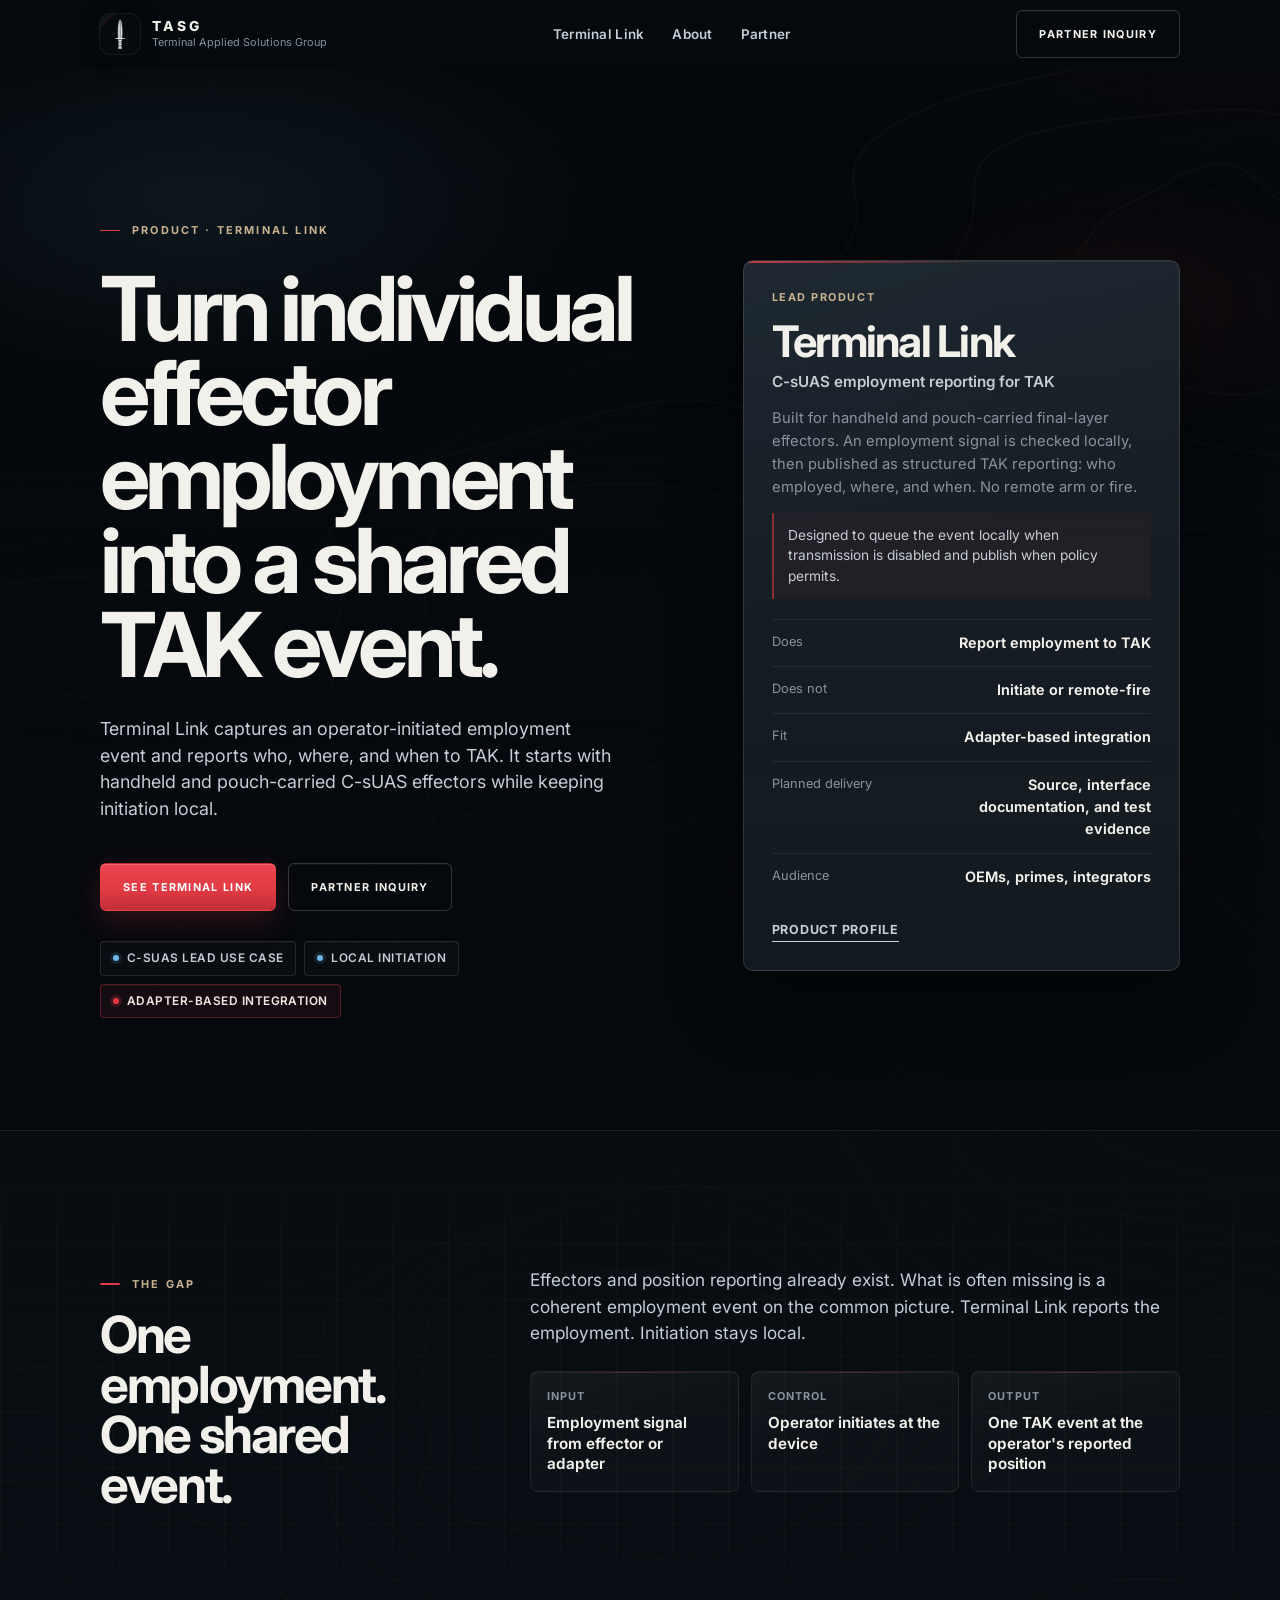
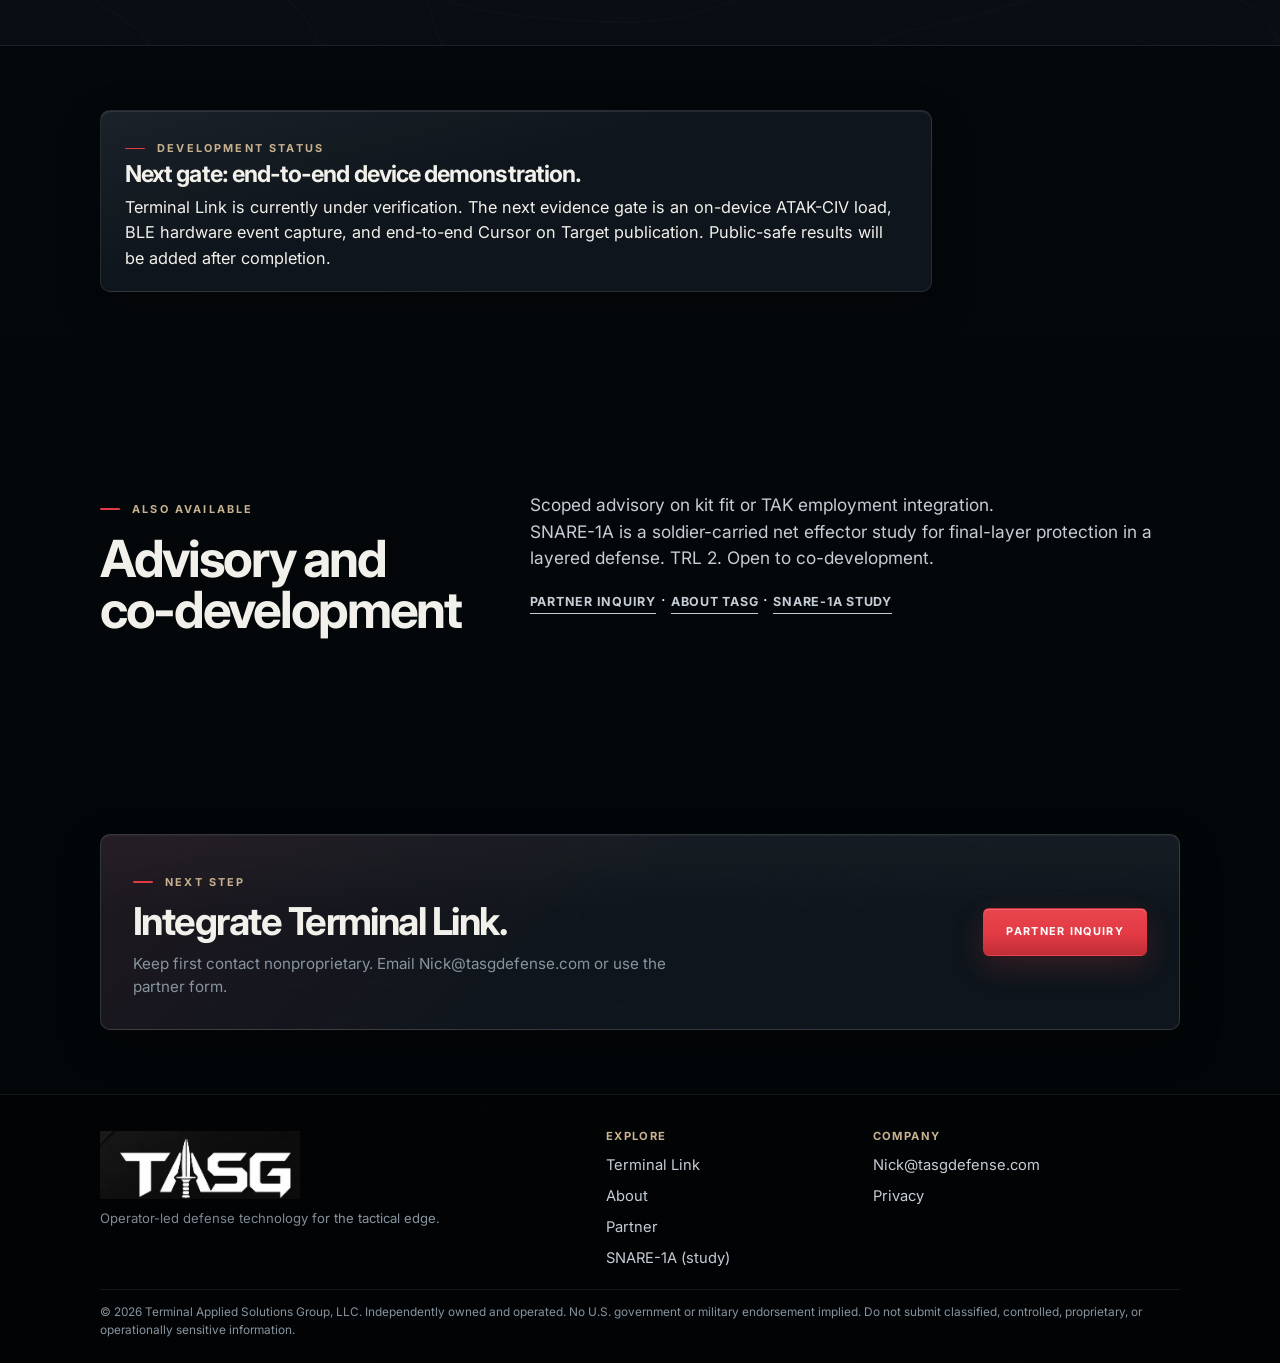
<file: index.html>
<!doctype html>
<html lang="en-US">
<head>
  <meta charset="utf-8" />
  <meta name="viewport" content="width=device-width, initial-scale=1, viewport-fit=cover" />
  <meta name="description" content="Terminal Link captures an operator-initiated employment event and reports who, where, and when to TAK. Handheld and pouch-carried C-sUAS effectors with local initiation." />
  <meta name="theme-color" content="#05080c" />
  <meta name="robots" content="index,follow,max-image-preview:large" />
  <link rel="canonical" href="https://tasgdefense.com/" />
  <meta property="og:title" content="TASG | Terminal Link" />
  <meta property="og:description" content="Turn individual effector employment into a shared TAK event. Local initiation. Adapter-based integration." />
  <meta property="og:type" content="website" />
  <meta property="og:url" content="https://tasgdefense.com/" />
  <meta property="og:image" content="https://tasgdefense.com/og-terminal-link-v2.jpg" />
  <meta property="og:image:width" content="1200" />
  <meta property="og:image:height" content="630" />
  <meta name="twitter:card" content="summary_large_image" />
  <meta name="twitter:title" content="TASG | Terminal Link" />
  <meta name="twitter:description" content="Turn individual effector employment into a shared TAK event. Local initiation. Adapter-based integration." />
  <meta name="twitter:image" content="https://tasgdefense.com/og-terminal-link-v2.jpg" />
  <link rel="icon" type="image/png" sizes="32x32" href="/favicon-32.png" />
  <link rel="apple-touch-icon" sizes="180x180" href="/apple-touch-icon.png" />
  <link rel="manifest" href="/site.webmanifest" />
  <link rel="stylesheet" href="/tasg-site-v4.css?v=4.16.1-polish" />
  <script src="/tasg-site-v4.js?v=4.16.1-polish" defer></script>
  <title>TASG | Terminal Link</title>
  <script type="application/ld+json">
  {
    "@context": "https://schema.org",
    "@graph": [
      {
        "@type": "Organization",
        "@id": "https://tasgdefense.com/#organization",
        "name": "Terminal Applied Solutions Group, LLC",
        "alternateName": "TASG",
        "url": "https://tasgdefense.com/",
        "logo": "https://tasgdefense.com/tasg-wordmark.png",
        "image": "https://tasgdefense.com/og-terminal-link-v2.jpg",
        "description": "Operator-led defense technology for the tactical edge. Lead product: Terminal Link.",
        "foundingDate": "2026",
        "email": "Nick@tasgdefense.com",
        "sameAs": ["https://www.linkedin.com/in/nsulewsky"]
      },
      {
        "@type": ["SoftwareApplication", "Product"],
        "@id": "https://tasgdefense.com/terminal-link#product",
        "name": "Terminal Link",
        "url": "https://tasgdefense.com/terminal-link",
        "image": "https://tasgdefense.com/og-terminal-link-v2.jpg",
        "description": "Terminal Link captures an operator-initiated employment event and reports who, where, and when to TAK. Built for handheld and pouch-carried C-sUAS effectors while keeping initiation local.",
        "applicationCategory": "BusinessApplication",
        "operatingSystem": "Android (ATAK-CIV path)",
        "offers": {
          "@type": "Offer",
          "availability": "https://schema.org/PreOrder",
          "priceCurrency": "USD",
          "description": "Partner inquiry for source transfer, interface documentation, test evidence, and limited transition support."
        },
        "brand": { "@id": "https://tasgdefense.com/#organization" },
        "manufacturer": { "@id": "https://tasgdefense.com/#organization" }
      }
    ]
  }
  </script>
</head>
<body class="page-home">
<a class="skip-link" href="#main-content">Skip to content</a>
<header class="site-header" id="siteHeader">
  <div class="header-inner">
    <a class="brand" href="/" aria-label="Terminal Applied Solutions Group home">
      <img class="brand-mark" src="/icon-192.png" width="40" height="40" alt="" />
      <span class="brand-copy"><strong>TASG</strong><span>Terminal Applied Solutions Group</span></span>
    </a>
    <nav class="desktop-nav" aria-label="Primary navigation">
      <a href="/terminal-link">Terminal Link</a>
      <a href="/about">About</a>
      <a href="/partner">Partner</a>
    </nav>
    <a class="button button-secondary header-cta" href="/partner">Partner inquiry</a>
    <button class="menu-button" id="menuButton" type="button" aria-label="Open navigation" aria-expanded="false" aria-controls="mobileMenu"><span aria-hidden="true"></span></button>
  </div>
</header>
<div class="mobile-menu" id="mobileMenu" aria-hidden="true">
  <nav class="mobile-nav" aria-label="Mobile navigation">
    <a href="/terminal-link">Terminal Link</a>
    <a href="/about">About</a>
    <a href="/partner">Partner</a>
  </nav>
  <a class="button button-primary" href="/partner">Partner inquiry</a>
</div>
<main id="main-content">
  <section class="hero">
    <div class="container hero-grid">
      <div class="hero-copy">
        <p class="eyebrow">PRODUCT · TERMINAL LINK</p>
        <h1>Turn individual effector employment into a shared TAK event.</h1>
        <p class="hero-description">Terminal Link captures an operator-initiated employment event and reports who, where, and when to TAK. It starts with handheld and pouch-carried C-sUAS effectors while keeping initiation local.</p>
        <div class="hero-actions">
          <a class="button button-primary" href="/terminal-link">See Terminal Link</a>
          <a class="button button-secondary" href="/partner">Partner inquiry</a>
        </div>
        <div class="proof-row" aria-label="Terminal Link proof points">
          <span>C-sUAS lead use case</span>
          <span>Local initiation</span>
          <span class="proof-accent" title="Architectural fit via adapter contract. Not certification on every device.">Adapter-based integration</span>
        </div>
      </div>
      <aside class="program-panel card surface-outline" aria-label="Current TASG product" data-reveal>
        <p class="panel-label">Lead product</p>
        <h2>Terminal Link</h2>
        <p class="program-name">C-sUAS employment reporting for TAK</p>
        <p class="program-summary">Built for handheld and pouch-carried final-layer effectors. An employment signal is checked locally, then published as structured TAK reporting: who employed, where, and when. No remote arm or fire.</p>
        <p class="program-agnostic">Designed to queue the event locally when transmission is disabled and publish when policy permits.</p>
        <dl class="status-list">
          <div><dt>Does</dt><dd>Report employment to TAK</dd></div>
          <div><dt>Does not</dt><dd>Initiate or remote-fire</dd></div>
          <div><dt>Fit</dt><dd>Adapter-based integration</dd></div>
          <div><dt>Planned delivery</dt><dd>Source, interface documentation, and test evidence</dd></div>
          <div><dt>Audience</dt><dd>OEMs, primes, integrators</dd></div>
        </dl>
        <a class="text-link" href="/terminal-link">Product profile</a>
      </aside>
    </div>
  </section>

  <section class="section band">
    <div class="container split-layout" data-reveal>
      <div class="section-heading">
        <p class="eyebrow">The gap</p>
        <h2>One employment. One shared event.</h2>
      </div>
      <div class="section-copy">
        <p class="lead">Effectors and position reporting already exist. What is often missing is a coherent employment event on the common picture. Terminal Link reports the employment. Initiation stays local.</p>
        <div class="fact-grid">
          <article><span>Input</span><strong>Employment signal from effector or adapter</strong></article>
          <article><span>Control</span><strong>Operator initiates at the device</strong></article>
          <article><span>Output</span><strong>One TAK event at the operator's reported position</strong></article>
        </div>
      </div>
    </div>
  </section>

  <section class="section compact">
    <div class="container" data-reveal>
      <div class="status-panel card surface-outline">
        <p class="eyebrow">Development status</p>
        <h2>Next gate: end-to-end device demonstration.</h2>
        <p>Terminal Link is currently under verification. The next evidence gate is an on-device ATAK-CIV load, BLE hardware event capture, and end-to-end Cursor on Target publication. Public-safe results will be added after completion.</p>
      </div>
    </div>
  </section>

  <section class="section">
    <div class="container split-layout" data-reveal>
      <div class="section-heading">
        <p class="eyebrow">Also available</p>
        <h2>Advisory and co-development</h2>
      </div>
      <div class="section-copy">
        <p class="lead">Scoped advisory on kit fit or TAK employment integration.</p>
        <p class="lead">SNARE-1A is a soldier-carried net effector study for final-layer protection in a layered defense. TRL 2. Open to co-development.</p>
        <p><a class="text-link" href="/partner">Partner inquiry</a> · <a class="text-link" href="/about">About TASG</a> · <a class="text-link" href="/snare-1a">SNARE-1A study</a></p>
      </div>
    </div>
  </section>

  <section class="section compact">
    <div class="container">
      <div class="cta-banner card" data-reveal>
        <div>
          <p class="eyebrow">Next step</p>
          <h2>Integrate Terminal Link.</h2>
          <p>Keep first contact nonproprietary. Email Nick@tasgdefense.com or use the partner form.</p>
        </div>
        <a class="button button-primary" href="/partner">Partner inquiry</a>
      </div>
    </div>
  </section>
</main>
<footer class="site-footer">
  <div class="container footer-main">
    <div class="footer-brand">
      <picture>
        <source srcset="/tasg-wordmark.webp" type="image/webp" />
        <img src="/tasg-wordmark.png" width="200" height="68" loading="lazy" alt="Terminal Applied Solutions Group" />
      </picture>
      <p>Operator-led defense technology for the tactical edge.</p>
    </div>
    <div class="footer-column">
      <h2>Explore</h2>
      <nav aria-label="Footer site navigation">
        <a href="/terminal-link">Terminal Link</a>
        <a href="/about">About</a>
        <a href="/partner">Partner</a>
        <a href="/snare-1a">SNARE-1A (study)</a>
      </nav>
    </div>
    <div class="footer-column">
      <h2>Company</h2>
      <nav aria-label="Footer company navigation">
        <a href="mailto:Nick@tasgdefense.com">Nick@tasgdefense.com</a>
        <a href="/privacy">Privacy</a>
      </nav>
    </div>
  </div>
  <div class="container footer-bottom">
    <span>&copy; 2026 Terminal Applied Solutions Group, LLC. Independently owned and operated. No U.S. government or military endorsement implied. Do not submit classified, controlled, proprietary, or operationally sensitive information.</span>
  </div>
</footer>
</body>
</html>
</file>
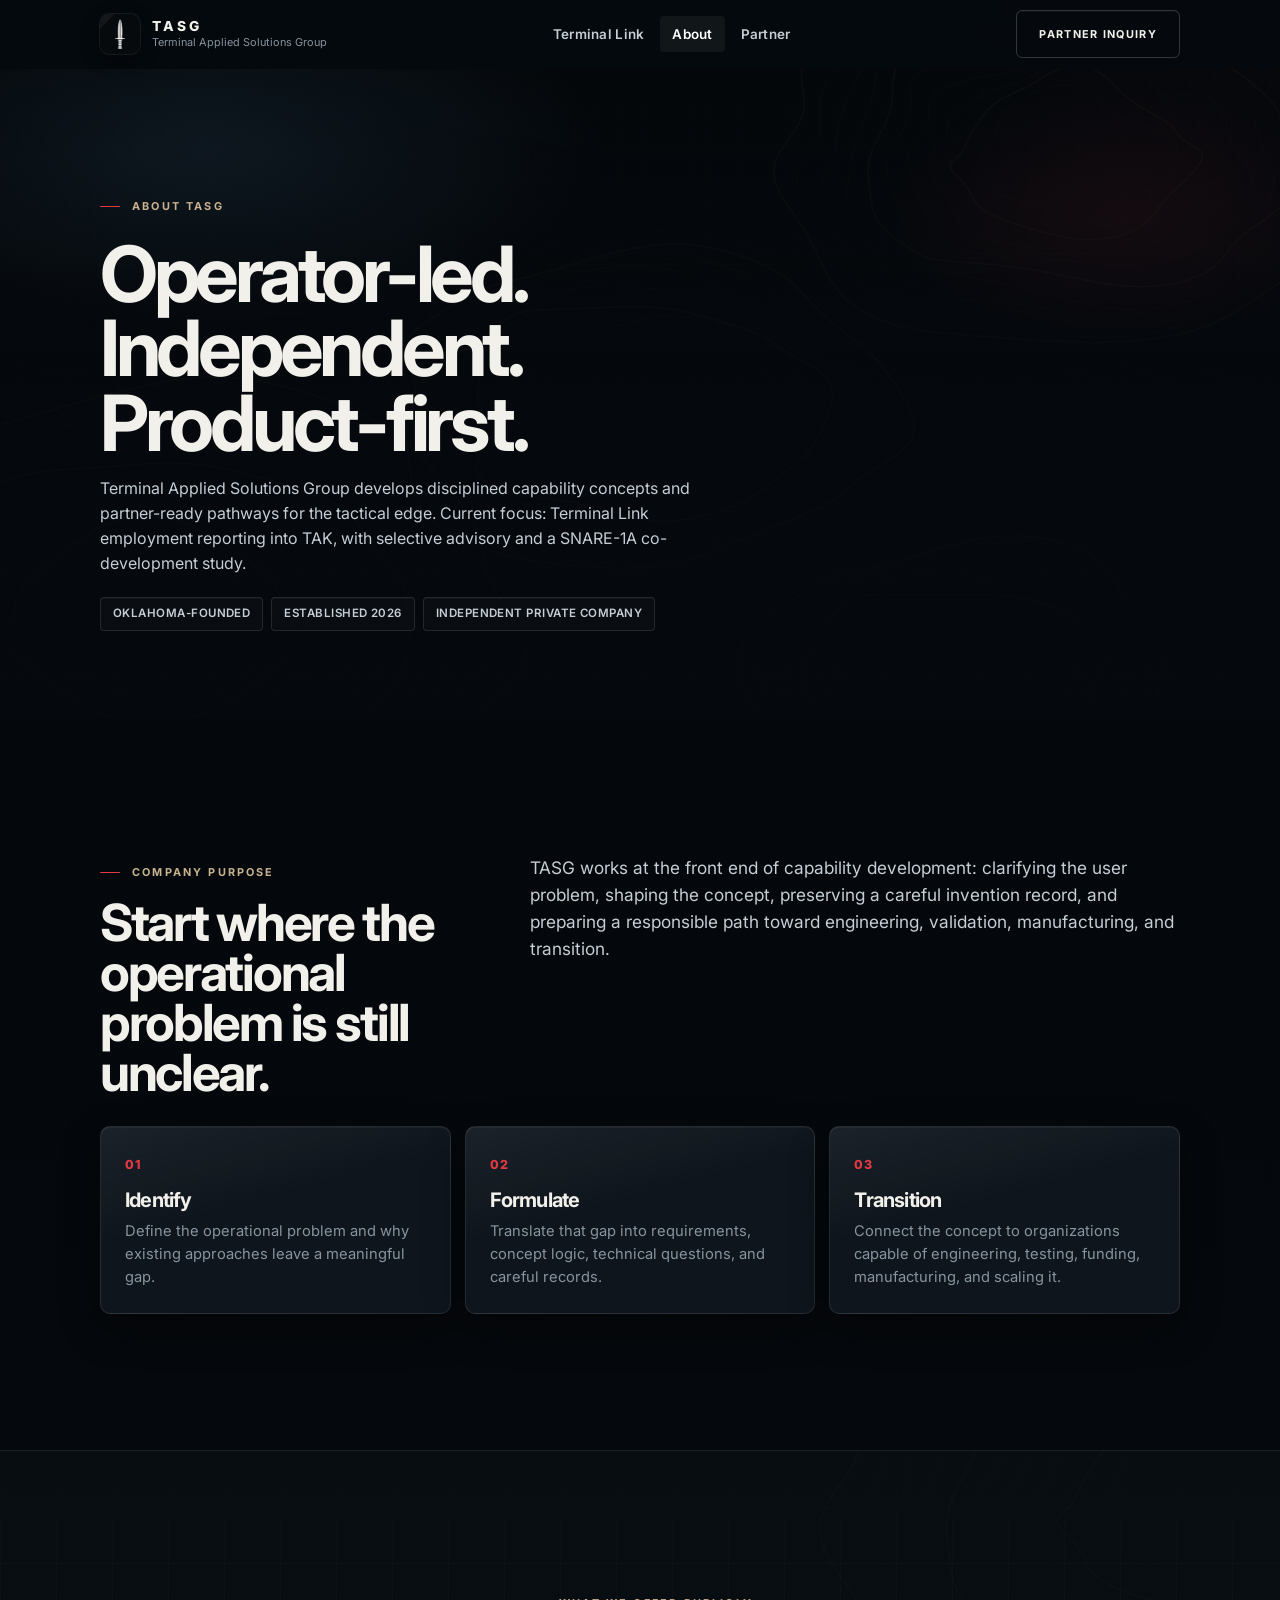
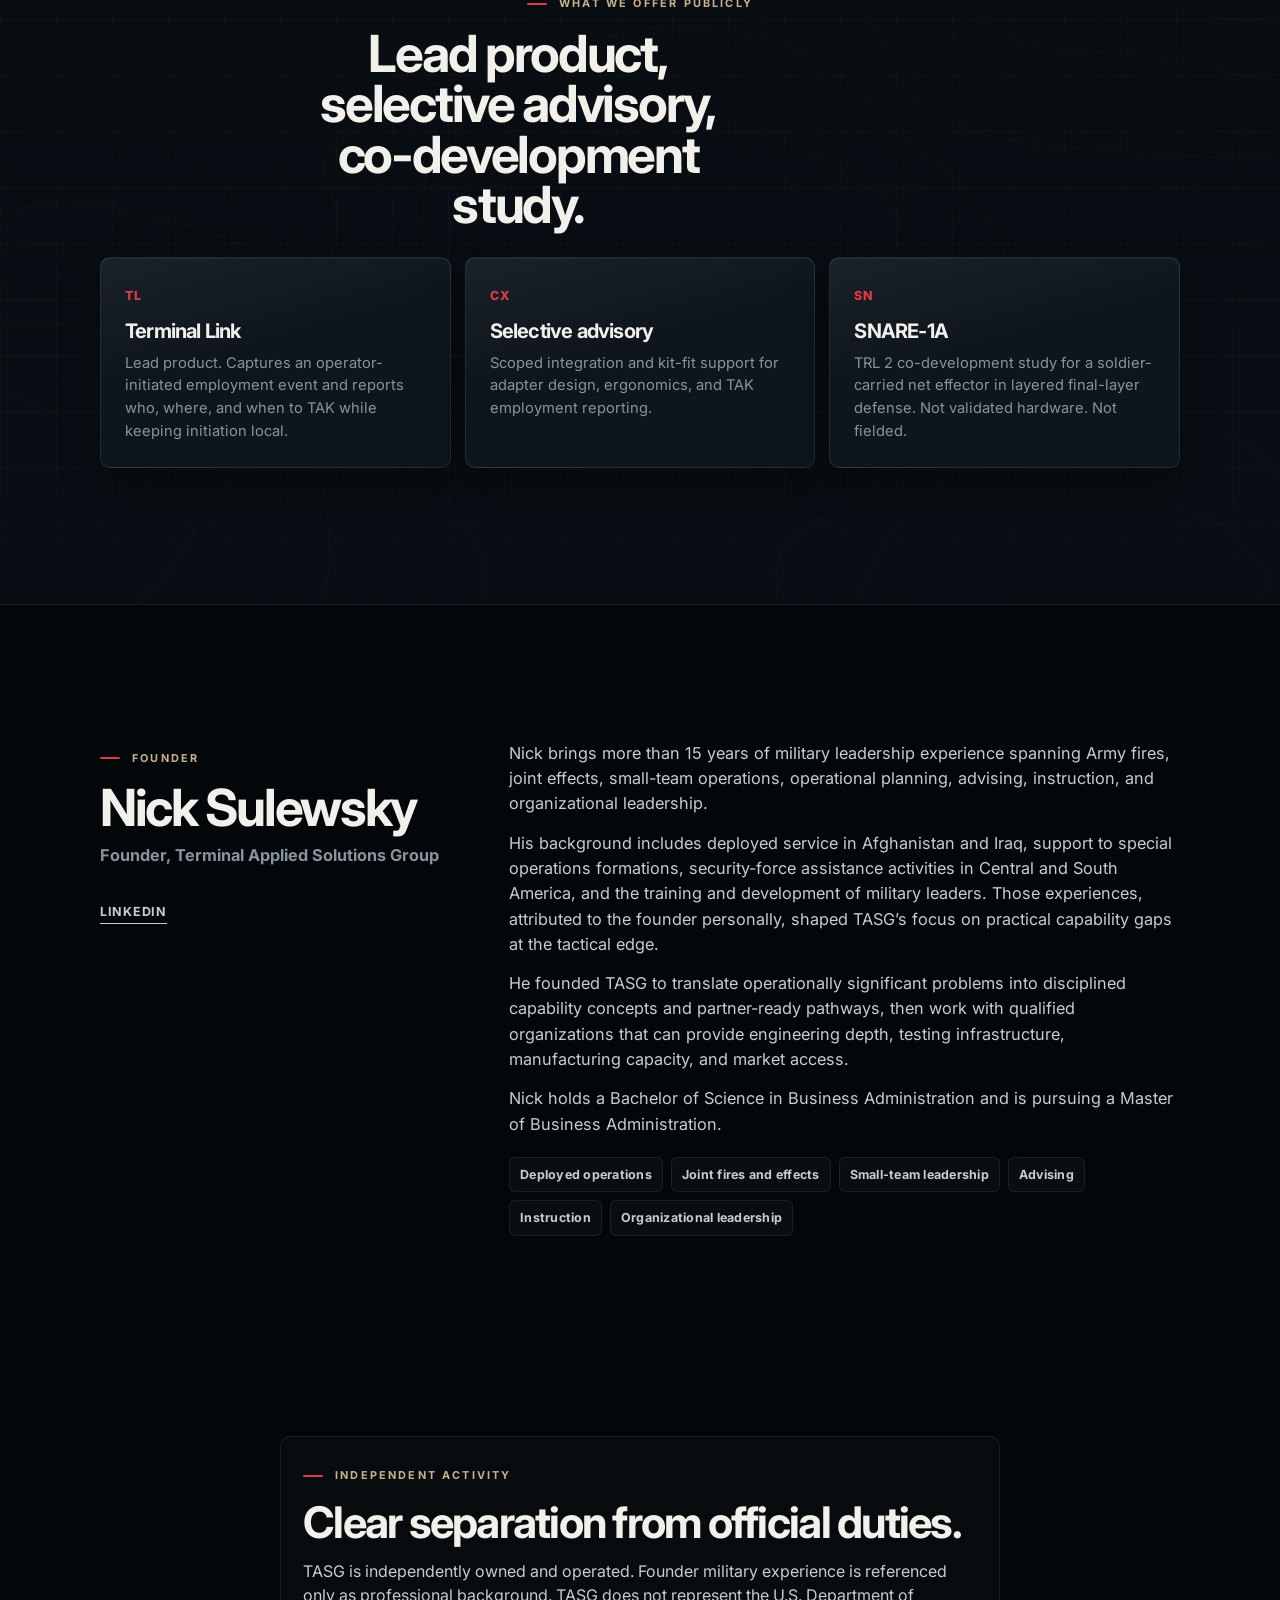
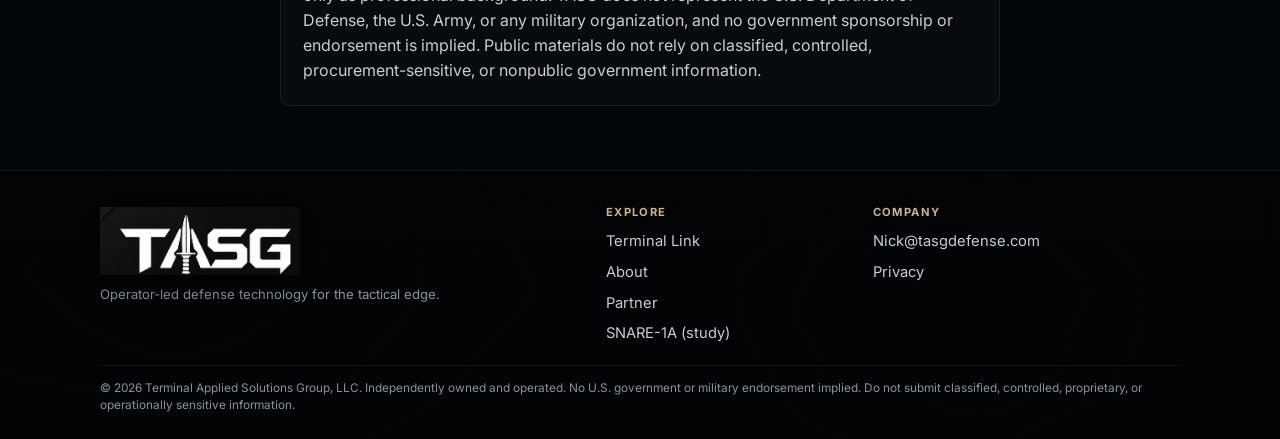
<file: about.html>
<!doctype html>
<html lang="en-US">
<head>
  <meta charset="utf-8" />
  <meta name="viewport" content="width=device-width, initial-scale=1, viewport-fit=cover" />
  <meta name="description" content="Terminal Applied Solutions Group is an independent, operator-led company. Lead product Terminal Link, selective advisory, and SNARE-1A TRL 2 co-development study." />
  <meta name="theme-color" content="#05080c" />
  <meta name="robots" content="index,follow,max-image-preview:large" />
  <link rel="canonical" href="https://tasgdefense.com/about" />
  <meta property="og:title" content="About TASG | Operator-Led Defense Technology" />
  <meta property="og:description" content="Terminal Applied Solutions Group is an independent, operator-led company. Lead product Terminal Link, selective advisory, and SNARE-1A TRL 2 co-development study." />
  <meta property="og:type" content="website" />
  <meta property="og:url" content="https://tasgdefense.com/about" />
  <meta property="og:image" content="https://tasgdefense.com/og-terminal-link-v2.jpg" />
  <meta property="og:image:width" content="1200" />
  <meta property="og:image:height" content="630" />
  <meta name="twitter:card" content="summary_large_image" />
  <meta name="twitter:title" content="About TASG | Operator-Led Defense Technology" />
  <meta name="twitter:description" content="Terminal Applied Solutions Group is an independent, operator-led company. Lead product Terminal Link, selective advisory, and SNARE-1A TRL 2 co-development study." />
  <meta name="twitter:image" content="https://tasgdefense.com/og-terminal-link-v2.jpg" />
  <link rel="icon" type="image/png" sizes="32x32" href="/favicon-32.png" />
  <link rel="apple-touch-icon" sizes="180x180" href="/apple-touch-icon.png" />
  <link rel="manifest" href="/site.webmanifest" />
  <link rel="stylesheet" href="/tasg-site-v4.css?v=4.16.1-polish" />
  <script src="/tasg-site-v4.js?v=4.16.1-polish" defer></script>
  <title>About TASG | Operator-Led Defense Technology</title>
</head>
<body class="page-about">
<a class="skip-link" href="#main-content">Skip to content</a>
<header class="site-header" id="siteHeader">
  <div class="header-inner">
    <a class="brand" href="/" aria-label="Terminal Applied Solutions Group home">
      <img class="brand-mark" src="/icon-192.png" width="40" height="40" alt="" />
      <span class="brand-copy"><strong>TASG</strong><span>Terminal Applied Solutions Group</span></span>
    </a>
    <nav class="desktop-nav" aria-label="Primary navigation">
      <a href="/terminal-link">Terminal Link</a>
      <a href="/about" aria-current="page">About</a>
      <a href="/partner">Partner</a>
    </nav>
    <a class="button button-secondary header-cta" href="/partner">Partner inquiry</a>
    <button class="menu-button" id="menuButton" type="button" aria-label="Open navigation" aria-expanded="false" aria-controls="mobileMenu"><span aria-hidden="true"></span></button>
  </div>
</header>
<div class="mobile-menu" id="mobileMenu" aria-hidden="true">
  <nav class="mobile-nav" aria-label="Mobile navigation">
    <a href="/terminal-link">Terminal Link</a>
    <a href="/about" aria-current="page">About</a>
    <a href="/partner">Partner</a>
  </nav>
  <a class="button button-primary" href="/partner">Partner inquiry</a>
</div>
<main id="main-content">
  <section class="page-hero">
    <div class="page-hero-inner">
      <p class="eyebrow">About TASG</p>
      <h1>Operator-led. Independent. Product-first.</h1>
      <p>Terminal Applied Solutions Group develops disciplined capability concepts and partner-ready pathways for the tactical edge. Current focus: Terminal Link employment reporting into TAK, with selective advisory and a SNARE-1A co-development study.</p>
      <div class="meta-row">
        <span>Oklahoma-founded</span>
        <span>Established 2026</span>
        <span>Independent private company</span>
      </div>
    </div>
  </section>

  <section class="section">
    <div class="container split-layout" data-reveal>
      <div class="section-heading">
        <p class="eyebrow">Company purpose</p>
        <h2>Start where the operational problem is still unclear.</h2>
      </div>
      <div class="section-copy">
        <p class="lead">TASG works at the front end of capability development: clarifying the user problem, shaping the concept, preserving a careful invention record, and preparing a responsible path toward engineering, validation, manufacturing, and transition.</p>
      </div>
    </div>
    <div class="container process-grid top-gap" data-reveal>
      <article class="card process-card"><span>01</span><h3>Identify</h3><p>Define the operational problem and why existing approaches leave a meaningful gap.</p></article>
      <article class="card process-card"><span>02</span><h3>Formulate</h3><p>Translate that gap into requirements, concept logic, technical questions, and careful records.</p></article>
      <article class="card process-card"><span>03</span><h3>Transition</h3><p>Connect the concept to organizations capable of engineering, testing, funding, manufacturing, and scaling it.</p></article>
    </div>
  </section>

  <section class="section band">
    <div class="container" data-reveal>
      <div class="section-heading centered">
        <p class="eyebrow">What we offer publicly</p>
        <h2>Lead product, selective advisory, co-development study.</h2>
      </div>
      <div class="process-grid">
        <article class="card process-card">
          <span>TL</span>
          <h3>Terminal Link</h3>
          <p>Lead product. Captures an operator-initiated employment event and reports who, where, and when to TAK while keeping initiation local.</p>
        </article>
        <article class="card process-card">
          <span>CX</span>
          <h3>Selective advisory</h3>
          <p>Scoped integration and kit-fit support for adapter design, ergonomics, and TAK employment reporting.</p>
        </article>
        <article class="card process-card">
          <span>SN</span>
          <h3>SNARE-1A</h3>
          <p>TRL 2 co-development study for a soldier-carried net effector in layered final-layer defense. Not validated hardware. Not fielded.</p>
        </article>
      </div>
    </div>
  </section>

  <section class="section">
    <div class="container founder-grid" data-reveal>
      <div class="founder-intro">
        <p class="eyebrow">Founder</p>
        <h2>Nick Sulewsky</h2>
        <p class="founder-role">Founder, Terminal Applied Solutions Group</p>
        <p class="founder-link"><a class="text-link" href="https://www.linkedin.com/in/nsulewsky" rel="noopener noreferrer">LinkedIn</a></p>
      </div>
      <div class="founder-copy">
        <p>Nick brings more than 15 years of military leadership experience spanning Army fires, joint effects, small-team operations, operational planning, advising, instruction, and organizational leadership.</p>
        <p>His background includes deployed service in Afghanistan and Iraq, support to special operations formations, security-force assistance activities in Central and South America, and the training and development of military leaders. Those experiences, attributed to the founder personally, shaped TASG’s focus on practical capability gaps at the tactical edge.</p>
        <p>He founded TASG to translate operationally significant problems into disciplined capability concepts and partner-ready pathways, then work with qualified organizations that can provide engineering depth, testing infrastructure, manufacturing capacity, and market access.</p>
        <p>Nick holds a Bachelor of Science in Business Administration and is pursuing a Master of Business Administration.</p>
        <div class="experience-tags" aria-label="Founder experience areas">
          <span>Deployed operations</span>
          <span>Joint fires and effects</span>
          <span>Small-team leadership</span>
          <span>Advising</span>
          <span>Instruction</span>
          <span>Organizational leadership</span>
        </div>
      </div>
    </div>
  </section>

  <section class="section compact">
    <div class="container narrow-stack">
      <div class="independence-box">
        <p class="eyebrow">Independent activity</p>
        <h2>Clear separation from official duties.</h2>
        <p>TASG is independently owned and operated. Founder military experience is referenced only as professional background. TASG does not represent the U.S. Department of Defense, the U.S. Army, or any military organization, and no government sponsorship or endorsement is implied. Public materials do not rely on classified, controlled, procurement-sensitive, or nonpublic government information.</p>
      </div>
    </div>
  </section>
</main>
<footer class="site-footer">
  <div class="container footer-main">
    <div class="footer-brand">
      <picture>
        <source srcset="/tasg-wordmark.webp" type="image/webp" />
        <img src="/tasg-wordmark.png" width="200" height="68" loading="lazy" alt="Terminal Applied Solutions Group" />
      </picture>
      <p>Operator-led defense technology for the tactical edge.</p>
    </div>
    <div class="footer-column">
      <h2>Explore</h2>
      <nav aria-label="Footer site navigation">
        <a href="/terminal-link">Terminal Link</a>
        <a href="/about">About</a>
        <a href="/partner">Partner</a>
        <a href="/snare-1a">SNARE-1A (study)</a>
      </nav>
    </div>
    <div class="footer-column">
      <h2>Company</h2>
      <nav aria-label="Footer company navigation">
        <a href="mailto:Nick@tasgdefense.com">Nick@tasgdefense.com</a>
        <a href="/privacy">Privacy</a>
      </nav>
    </div>
  </div>
  <div class="container footer-bottom">
    <span>&copy; 2026 Terminal Applied Solutions Group, LLC. Independently owned and operated. No U.S. government or military endorsement implied. Do not submit classified, controlled, proprietary, or operationally sensitive information.</span>
  </div>
</footer>
</body>
</html>
</file>
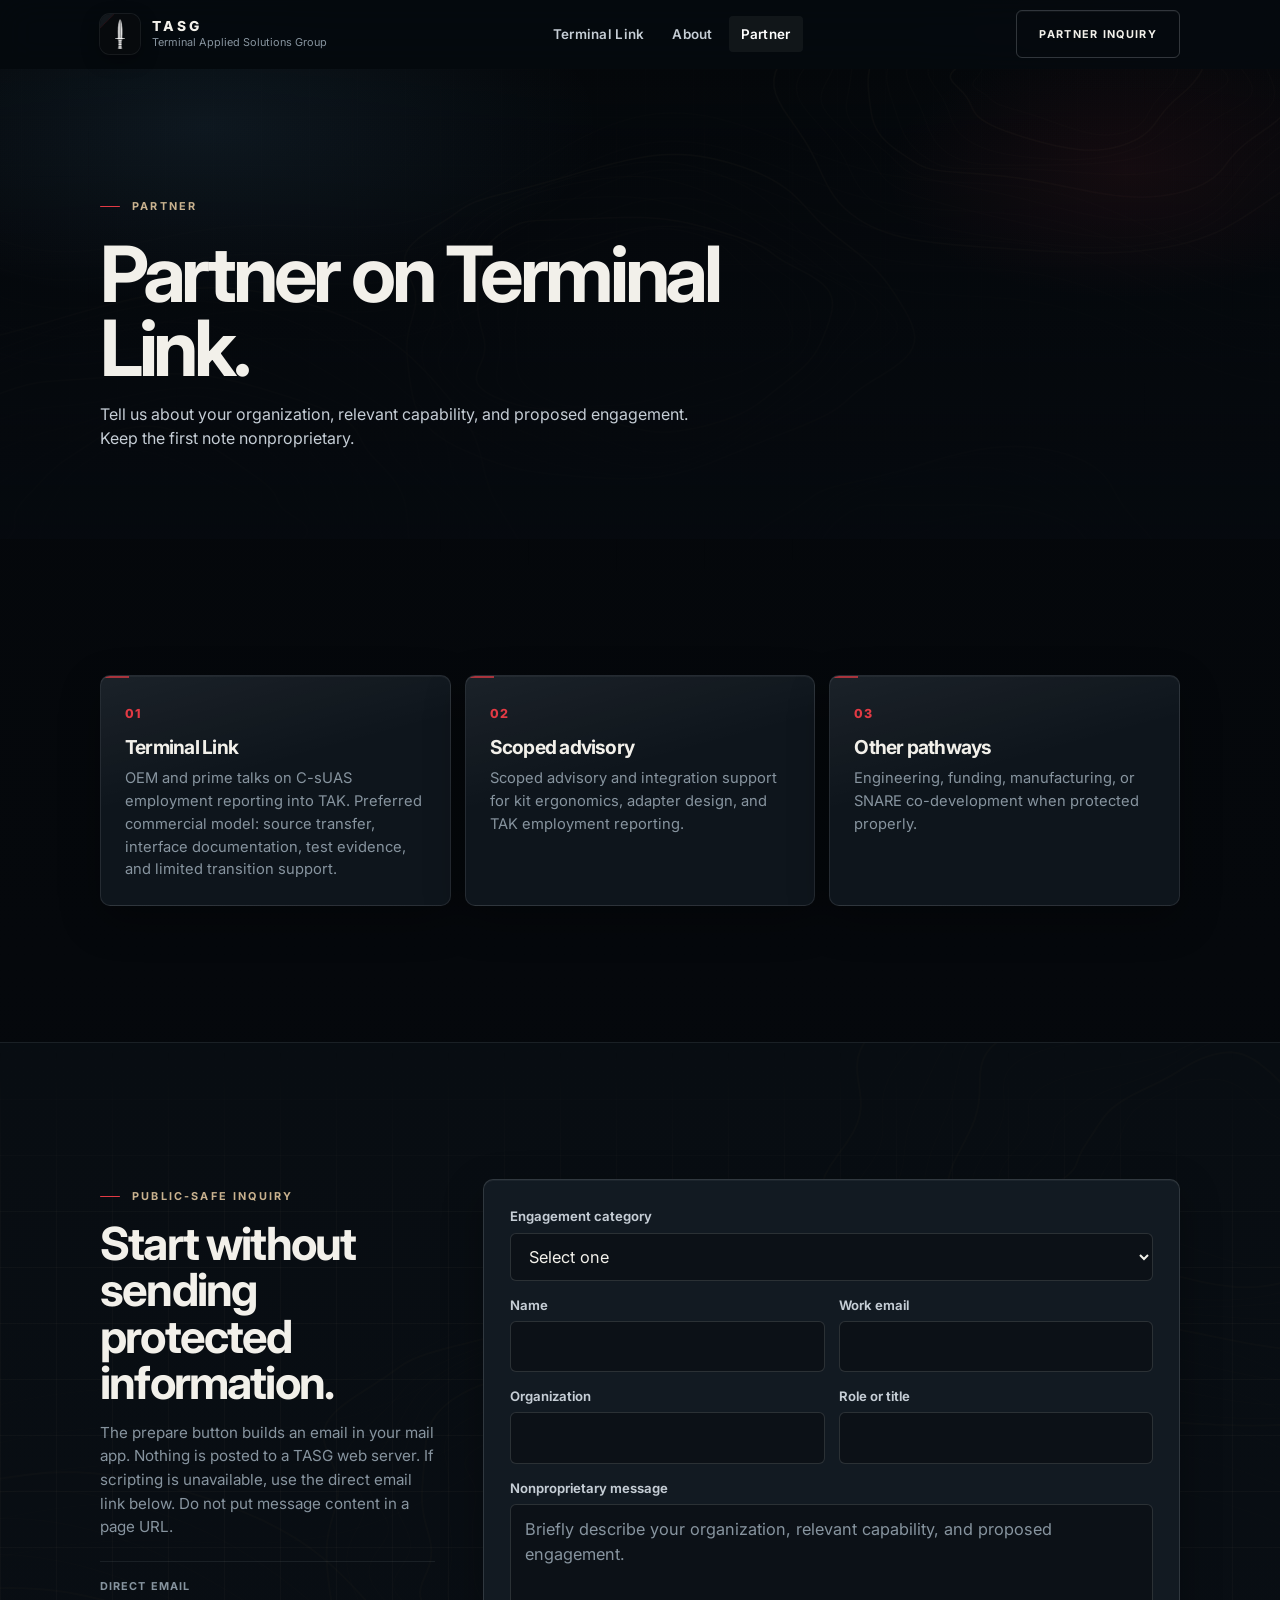
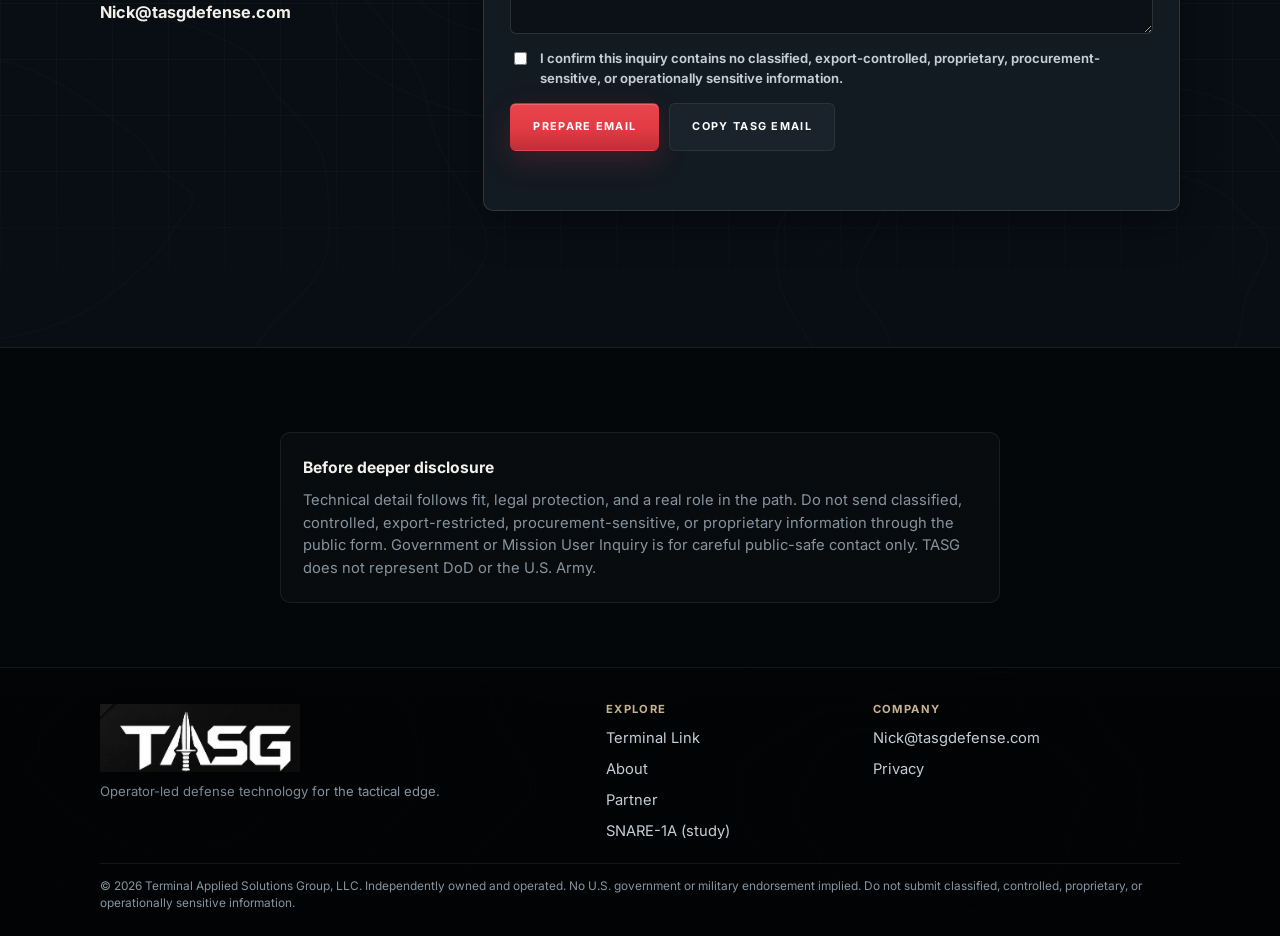
<file: partner.html>
<!doctype html>
<html lang="en-US">
<head>
  <meta charset="utf-8" />
  <meta name="viewport" content="width=device-width, initial-scale=1, viewport-fit=cover" />
  <meta name="description" content="Partner or consult with TASG on Terminal Link integration or scoped advisory. Public-safe inquiry only. Nick@tasgdefense.com." />
  <meta name="theme-color" content="#05080c" />
  <meta name="robots" content="index,follow,max-image-preview:large" />
  <link rel="canonical" href="https://tasgdefense.com/partner" />
  <meta property="og:title" content="Partner with TASG" />
  <meta property="og:description" content="Partner or consult with TASG on Terminal Link integration or scoped advisory. Public-safe inquiry only." />
  <meta property="og:type" content="website" />
  <meta property="og:url" content="https://tasgdefense.com/partner" />
  <meta property="og:image" content="https://tasgdefense.com/og-terminal-link-v2.jpg" />
  <meta property="og:image:width" content="1200" />
  <meta property="og:image:height" content="630" />
  <meta name="twitter:card" content="summary_large_image" />
  <meta name="twitter:title" content="Partner with TASG" />
  <meta name="twitter:description" content="Partner or consult with TASG on Terminal Link integration or scoped advisory. Public-safe inquiry only." />
  <meta name="twitter:image" content="https://tasgdefense.com/og-terminal-link-v2.jpg" />
  <link rel="icon" type="image/png" sizes="32x32" href="/favicon-32.png" />
  <link rel="apple-touch-icon" sizes="180x180" href="/apple-touch-icon.png" />
  <link rel="manifest" href="/site.webmanifest" />
  <link rel="stylesheet" href="/tasg-site-v4.css?v=4.16.1-polish" />
  <script src="/tasg-site-v4.js?v=4.16.1-polish" defer></script>
  <title>Partner with TASG</title>
</head>
<body class="page-partner">
<a class="skip-link" href="#main-content">Skip to content</a>
<header class="site-header" id="siteHeader">
  <div class="header-inner">
    <a class="brand" href="/" aria-label="Terminal Applied Solutions Group home">
      <img class="brand-mark" src="/icon-192.png" width="40" height="40" alt="" />
      <span class="brand-copy"><strong>TASG</strong><span>Terminal Applied Solutions Group</span></span>
    </a>
    <nav class="desktop-nav" aria-label="Primary navigation">
      <a href="/terminal-link">Terminal Link</a>
      <a href="/about">About</a>
      <a href="/partner" aria-current="page">Partner</a>
    </nav>
    <a class="button button-secondary header-cta" href="/partner">Partner inquiry</a>
    <button class="menu-button" id="menuButton" type="button" aria-label="Open navigation" aria-expanded="false" aria-controls="mobileMenu"><span aria-hidden="true"></span></button>
  </div>
</header>
<div class="mobile-menu" id="mobileMenu" aria-hidden="true">
  <nav class="mobile-nav" aria-label="Mobile navigation">
    <a href="/terminal-link">Terminal Link</a>
    <a href="/about">About</a>
    <a href="/partner" aria-current="page">Partner</a>
  </nav>
  <a class="button button-primary" href="/partner">Partner inquiry</a>
</div>
<main id="main-content">
  <section class="page-hero">
    <div class="page-hero-inner">
      <p class="eyebrow">Partner</p>
      <h1>Partner on Terminal Link.</h1>
      <p>Tell us about your organization, relevant capability, and proposed engagement. Keep the first note nonproprietary.</p>
    </div>
  </section>

  <section class="section">
    <div class="container">
      <div class="partner-paths" data-reveal>
        <article class="card partner-card">
          <span>01</span>
          <h2>Terminal Link</h2>
          <p>OEM and prime talks on C-sUAS employment reporting into TAK. Preferred commercial model: source transfer, interface documentation, test evidence, and limited transition support.</p>
        </article>
        <article class="card partner-card">
          <span>02</span>
          <h2>Scoped advisory</h2>
          <p>Scoped advisory and integration support for kit ergonomics, adapter design, and TAK employment reporting.</p>
        </article>
        <article class="card partner-card">
          <span>03</span>
          <h2>Other pathways</h2>
          <p>Engineering, funding, manufacturing, or SNARE co-development when protected properly.</p>
        </article>
      </div>
    </div>
  </section>

  <section class="section band">
    <div class="container partner-grid">
      <div class="form-intro" data-reveal>
        <p class="eyebrow">Public-safe inquiry</p>
        <h2>Start without sending protected information.</h2>
        <p>The prepare button builds an email in your mail app. Nothing is posted to a TASG web server. If scripting is unavailable, use the direct email link below. Do not put message content in a page URL.</p>
        <div class="direct-contact">
          <span>Direct email</span>
          <a href="mailto:Nick@tasgdefense.com">Nick@tasgdefense.com</a>
        </div>
      </div>
      <form class="card inquiry-form" id="inquiryForm" data-reveal>
        <div class="form-grid">
          <div class="field field-full">
            <label for="category">Engagement category</label>
            <select id="category" name="category" required>
              <option value="">Select one</option>
              <option>Terminal Link Integration</option>
              <option>Consulting: Kit Ergonomics / TAK Digital Layer</option>
              <option>Prototype and Engineering</option>
              <option>Grant and Non-Dilutive Funding</option>
              <option>Manufacturing and Transition</option>
              <option>Strategic Investment or Acquisition</option>
              <option>Government or Mission User Inquiry</option>
              <option>General Inquiry</option>
            </select>
          </div>
          <div class="field"><label for="name">Name</label><input id="name" name="name" type="text" autocomplete="name" required /></div>
          <div class="field"><label for="email">Work email</label><input id="email" name="email" type="email" autocomplete="email" required /></div>
          <div class="field"><label for="organization">Organization</label><input id="organization" name="organization" type="text" autocomplete="organization" required /></div>
          <div class="field"><label for="role">Role or title</label><input id="role" name="role" type="text" autocomplete="organization-title" /></div>
          <div class="field field-full">
            <label for="message">Nonproprietary message</label>
            <textarea id="message" name="message" required maxlength="2400" placeholder="Briefly describe your organization, relevant capability, and proposed engagement."></textarea>
          </div>
          <div class="checkbox-field">
            <input id="safe-message" name="safe-message" type="checkbox" required />
            <label for="safe-message">I confirm this inquiry contains no classified, export-controlled, proprietary, procurement-sensitive, or operationally sensitive information.</label>
          </div>
          <div class="form-actions">
            <button class="button button-primary" type="button" id="prepareEmail">Prepare email</button>
            <button class="button button-dark" type="button" data-copy-email aria-describedby="formStatus">Copy TASG email</button>
          </div>
          <p class="form-status" id="formStatus" role="status" aria-live="polite"></p>
          <p class="form-fallback" id="formFallback" hidden>Unable to prepare a message automatically. Email <a href="mailto:Nick@tasgdefense.com">Nick@tasgdefense.com</a> directly. Do not put inquiry text in a page URL.</p>
        </div>
      </form>
      <noscript>
        <div class="card inquiry-form noscript-fallback">
          <p><strong>Email TASG directly.</strong> Scripting is required to prepare a composed message. Use <a href="mailto:Nick@tasgdefense.com">Nick@tasgdefense.com</a>. Do not submit inquiry text through a page URL.</p>
        </div>
      </noscript>
    </div>
  </section>

  <section class="section compact">
    <div class="container narrow-stack">
      <div class="disclosure-box">
        <strong>Before deeper disclosure</strong>
        <p>Technical detail follows fit, legal protection, and a real role in the path. Do not send classified, controlled, export-restricted, procurement-sensitive, or proprietary information through the public form. Government or Mission User Inquiry is for careful public-safe contact only. TASG does not represent DoD or the U.S. Army.</p>
      </div>
    </div>
  </section>
</main>
<footer class="site-footer">
  <div class="container footer-main">
    <div class="footer-brand">
      <picture>
        <source srcset="/tasg-wordmark.webp" type="image/webp" />
        <img src="/tasg-wordmark.png" width="200" height="68" loading="lazy" alt="Terminal Applied Solutions Group" />
      </picture>
      <p>Operator-led defense technology for the tactical edge.</p>
    </div>
    <div class="footer-column">
      <h2>Explore</h2>
      <nav aria-label="Footer site navigation">
        <a href="/terminal-link">Terminal Link</a>
        <a href="/about">About</a>
        <a href="/partner">Partner</a>
        <a href="/snare-1a">SNARE-1A (study)</a>
      </nav>
    </div>
    <div class="footer-column">
      <h2>Company</h2>
      <nav aria-label="Footer company navigation">
        <a href="mailto:Nick@tasgdefense.com">Nick@tasgdefense.com</a>
        <a href="/privacy">Privacy</a>
      </nav>
    </div>
  </div>
  <div class="container footer-bottom">
    <span>&copy; 2026 Terminal Applied Solutions Group, LLC. Independently owned and operated. No U.S. government or military endorsement implied. Do not submit classified, controlled, proprietary, or operationally sensitive information.</span>
  </div>
</footer>
</body>
</html>
</file>
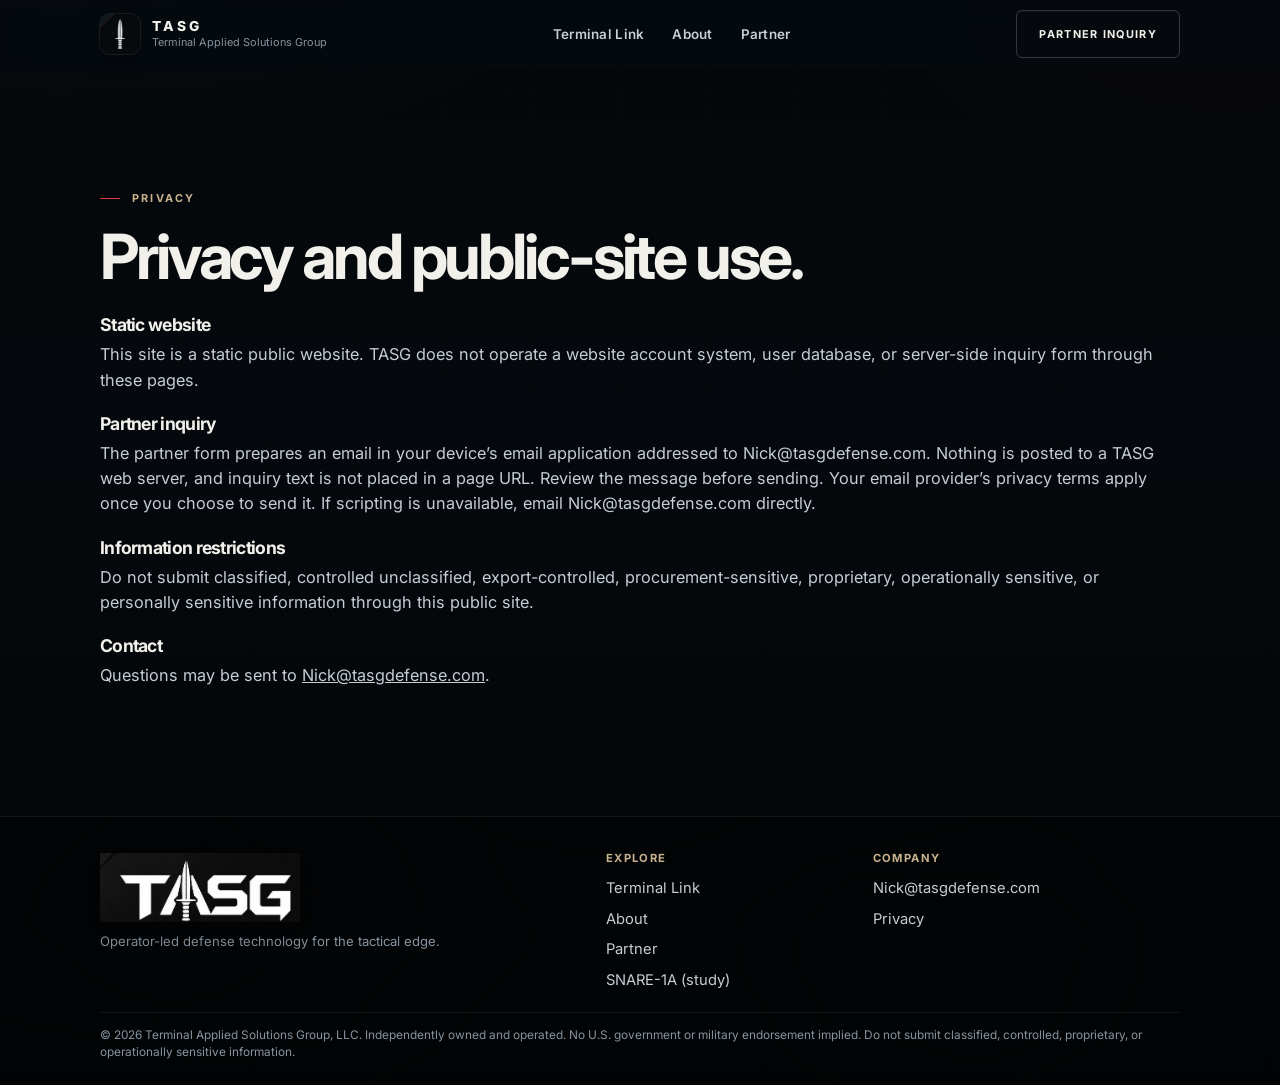
<file: privacy.html>
<!doctype html>
<html lang="en-US">
<head>
  <meta charset="utf-8" />
  <meta name="viewport" content="width=device-width, initial-scale=1, viewport-fit=cover" />
  <meta name="description" content="Privacy and public-site use information for Terminal Applied Solutions Group." />
  <meta name="theme-color" content="#05080c" />
  <meta name="robots" content="index,follow,max-image-preview:large" />
  <link rel="canonical" href="https://tasgdefense.com/privacy" />
  <meta property="og:title" content="Privacy | TASG" />
  <meta property="og:description" content="Privacy and public-site use information for Terminal Applied Solutions Group." />
  <meta property="og:type" content="website" />
  <meta property="og:url" content="https://tasgdefense.com/privacy" />
  <meta property="og:image" content="https://tasgdefense.com/og-terminal-link-v2.jpg" />
  <meta property="og:image:width" content="1200" />
  <meta property="og:image:height" content="630" />
  <meta name="twitter:card" content="summary_large_image" />
  <meta name="twitter:title" content="Privacy | TASG" />
  <meta name="twitter:description" content="Privacy and public-site use information for Terminal Applied Solutions Group." />
  <meta name="twitter:image" content="https://tasgdefense.com/og-terminal-link-v2.jpg" />
  <link rel="icon" type="image/png" sizes="32x32" href="/favicon-32.png" />
  <link rel="apple-touch-icon" sizes="180x180" href="/apple-touch-icon.png" />
  <link rel="manifest" href="/site.webmanifest" />
  <link rel="stylesheet" href="/tasg-site-v4.css?v=4.16.1-polish" />
  <script src="/tasg-site-v4.js?v=4.16.1-polish" defer></script>
  <title>Privacy | TASG</title>
</head>
<body class="page-privacy">
<a class="skip-link" href="#main-content">Skip to content</a>
<header class="site-header" id="siteHeader">
  <div class="header-inner">
    <a class="brand" href="/" aria-label="Terminal Applied Solutions Group home">
      <img class="brand-mark" src="/icon-192.png" width="40" height="40" alt="" />
      <span class="brand-copy"><strong>TASG</strong><span>Terminal Applied Solutions Group</span></span>
    </a>
    <nav class="desktop-nav" aria-label="Primary navigation">
      <a href="/terminal-link">Terminal Link</a>
      <a href="/about">About</a>
      <a href="/partner">Partner</a>
    </nav>
    <a class="button button-secondary header-cta" href="/partner">Partner inquiry</a>
    <button class="menu-button" id="menuButton" type="button" aria-label="Open navigation" aria-expanded="false" aria-controls="mobileMenu"><span aria-hidden="true"></span></button>
  </div>
</header>
<div class="mobile-menu" id="mobileMenu" aria-hidden="true">
  <nav class="mobile-nav" aria-label="Mobile navigation">
    <a href="/terminal-link">Terminal Link</a>
    <a href="/about">About</a>
    <a href="/partner">Partner</a>
  </nav>
  <a class="button button-primary" href="/partner">Partner inquiry</a>
</div>
<main id="main-content">
  <section class="legal-shell">
    <p class="eyebrow">Privacy</p>
    <h1>Privacy and public-site use.</h1>
    <div class="legal-copy">
      <section>
        <h2>Static website</h2>
        <p>This site is a static public website. TASG does not operate a website account system, user database, or server-side inquiry form through these pages.</p>
      </section>
      <section>
        <h2>Partner inquiry</h2>
        <p>The partner form prepares an email in your device’s email application addressed to Nick@tasgdefense.com. Nothing is posted to a TASG web server, and inquiry text is not placed in a page URL. Review the message before sending. Your email provider’s privacy terms apply once you choose to send it. If scripting is unavailable, email Nick@tasgdefense.com directly.</p>
      </section>
      <section>
        <h2>Information restrictions</h2>
        <p>Do not submit classified, controlled unclassified, export-controlled, procurement-sensitive, proprietary, operationally sensitive, or personally sensitive information through this public site.</p>
      </section>
      <section>
        <h2>Contact</h2>
        <p>Questions may be sent to <a href="mailto:Nick@tasgdefense.com">Nick@tasgdefense.com</a>.</p>
      </section>
    </div>
  </section>
</main>
<footer class="site-footer">
  <div class="container footer-main">
    <div class="footer-brand">
      <picture><source srcset="/tasg-wordmark.webp" type="image/webp" /><img src="/tasg-wordmark.png" width="200" height="68" loading="lazy" alt="Terminal Applied Solutions Group" /></picture>
      <p>Operator-led defense technology for the tactical edge.</p>
    </div>
    <div class="footer-column">
      <h2>Explore</h2>
      <nav aria-label="Footer site navigation">
        <a href="/terminal-link">Terminal Link</a>
        <a href="/about">About</a>
        <a href="/partner">Partner</a>
        <a href="/snare-1a">SNARE-1A (study)</a>
      </nav>
    </div>
    <div class="footer-column">
      <h2>Company</h2>
      <nav aria-label="Footer company navigation">
        <a href="mailto:Nick@tasgdefense.com">Nick@tasgdefense.com</a>
        <a href="/privacy">Privacy</a>
      </nav>
    </div>
  </div>
  <div class="container footer-bottom">
    <span>&copy; 2026 Terminal Applied Solutions Group, LLC. Independently owned and operated. No U.S. government or military endorsement implied. Do not submit classified, controlled, proprietary, or operationally sensitive information.</span>
  </div>
</footer>
</body>
</html>
</file>
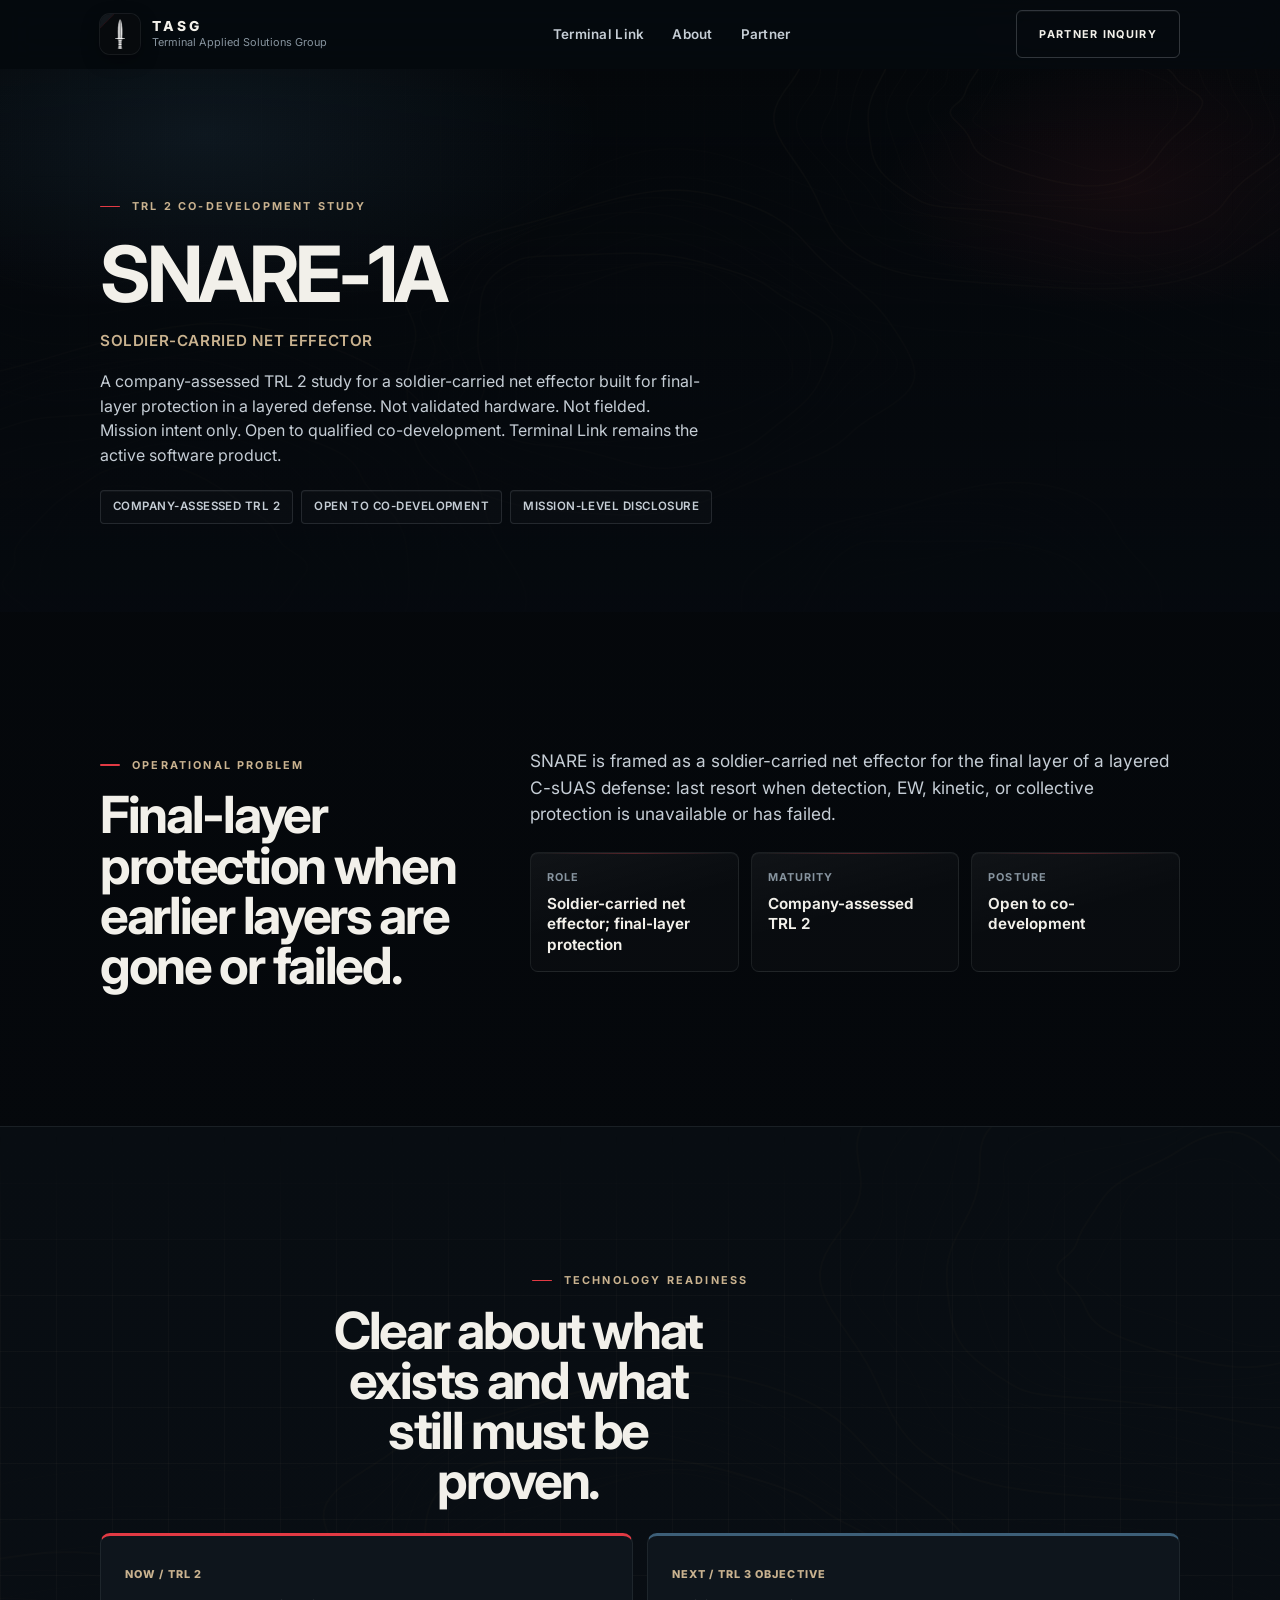
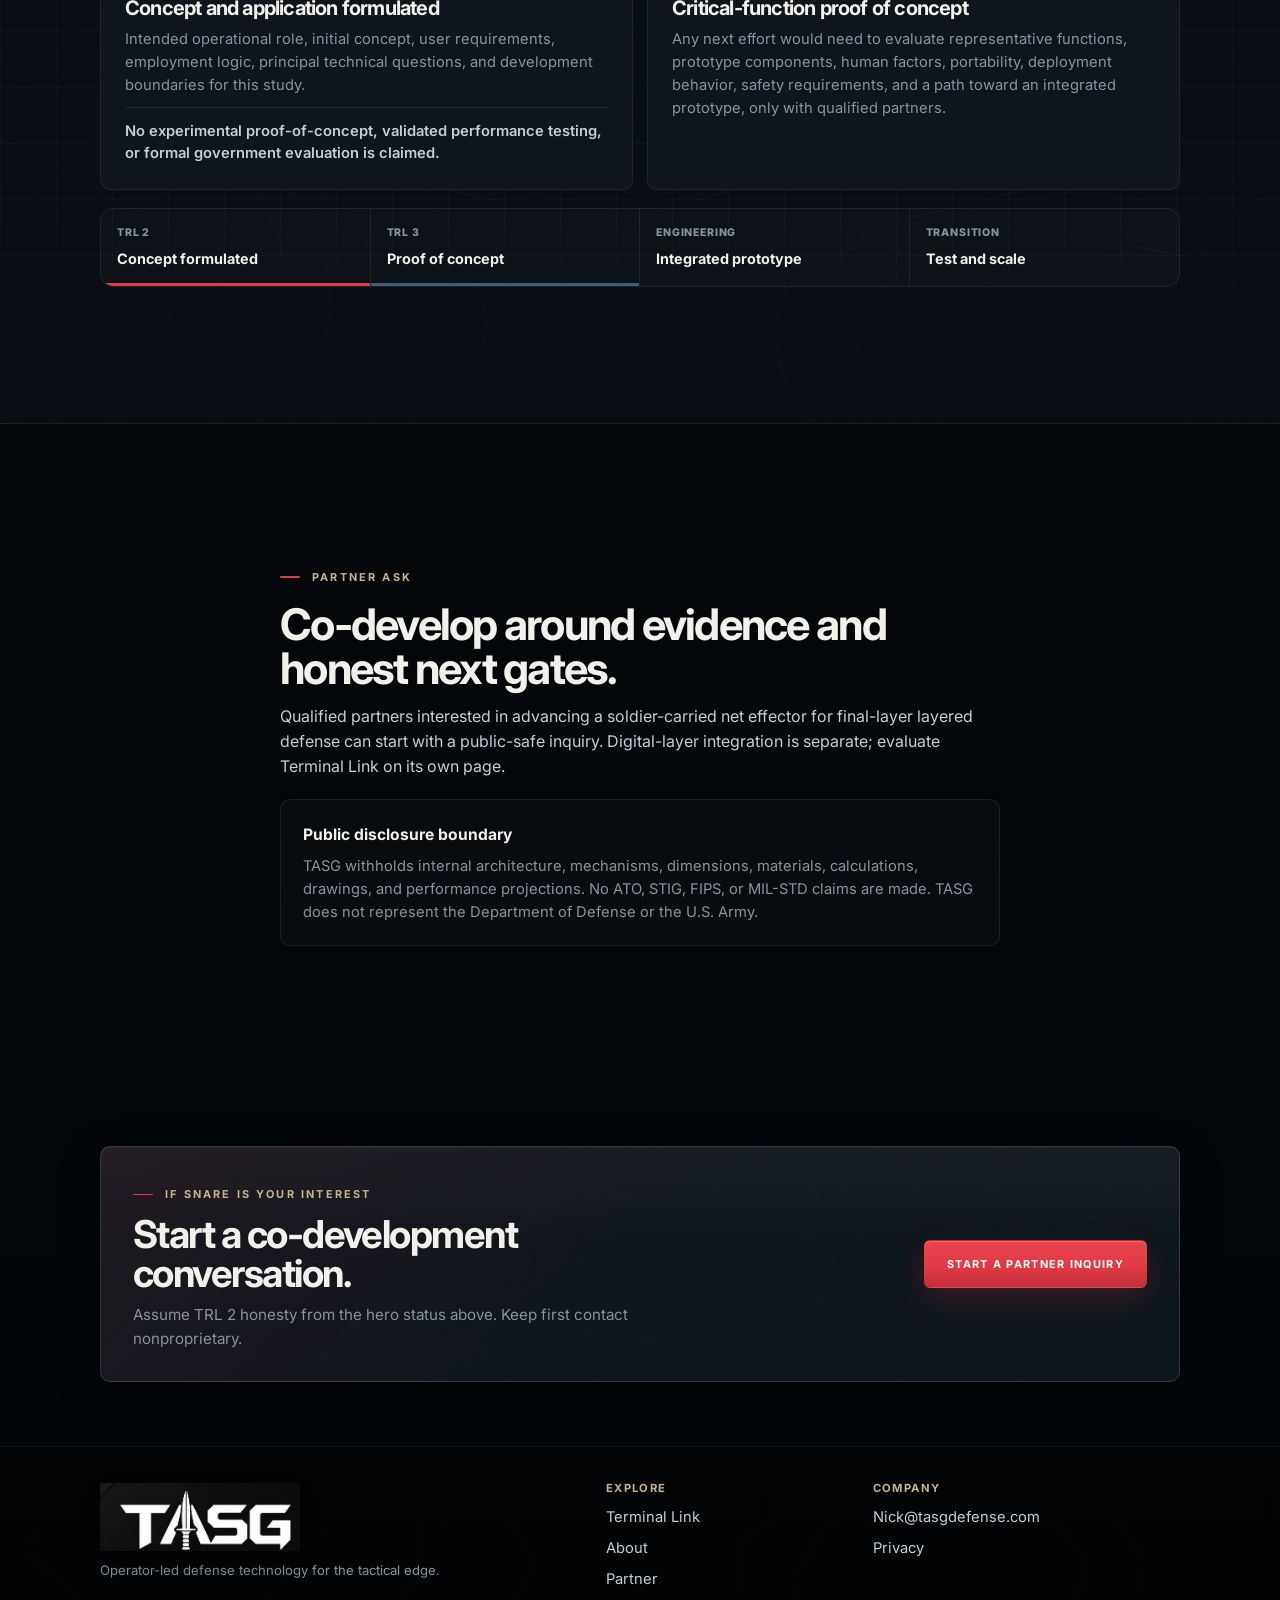
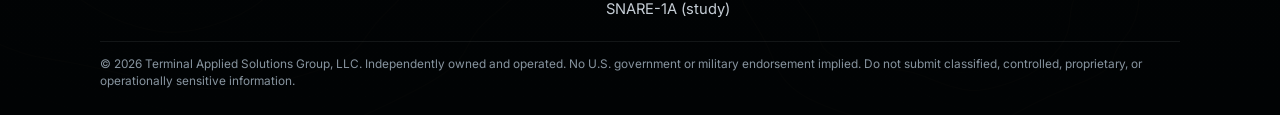
<file: snare-1a.html>
<!doctype html>
<html lang="en-US">
<head>
  <meta charset="utf-8" />
  <meta name="viewport" content="width=device-width, initial-scale=1, viewport-fit=cover" />
  <meta name="description" content="SNARE-1A is a company-assessed TRL 2 study for a soldier-carried net effector in layered C-sUAS defense. Open to co-development. Mission-level public disclosure only." />
  <meta name="theme-color" content="#05080c" />
  <meta name="robots" content="index,follow,max-image-preview:large" />
  <link rel="canonical" href="https://tasgdefense.com/snare-1a" />
  <meta property="og:title" content="SNARE-1A | TRL 2 Co-Development Study | TASG" />
  <meta property="og:description" content="SNARE-1A is a company-assessed TRL 2 study for a soldier-carried net effector in layered C-sUAS defense. Open to co-development." />
  <meta property="og:type" content="website" />
  <meta property="og:url" content="https://tasgdefense.com/snare-1a" />
  <meta property="og:image" content="https://tasgdefense.com/og-snare-1a.jpg" />
  <meta property="og:image:width" content="1200" />
  <meta property="og:image:height" content="630" />
  <meta name="twitter:card" content="summary_large_image" />
  <meta name="twitter:title" content="SNARE-1A | TRL 2 Co-Development Study | TASG" />
  <meta name="twitter:description" content="SNARE-1A is a company-assessed TRL 2 study for a soldier-carried net effector in layered C-sUAS defense. Open to co-development." />
  <meta name="twitter:image" content="https://tasgdefense.com/og-snare-1a.jpg" />
  <link rel="icon" type="image/png" sizes="32x32" href="/favicon-32.png" />
  <link rel="apple-touch-icon" sizes="180x180" href="/apple-touch-icon.png" />
  <link rel="manifest" href="/site.webmanifest" />
  <link rel="stylesheet" href="/tasg-site-v4.css?v=4.16.1-polish" />
  <script src="/tasg-site-v4.js?v=4.16.1-polish" defer></script>
  <title>SNARE-1A | TRL 2 Co-Development Study | TASG</title>
</head>
<body class="page-snare">
<a class="skip-link" href="#main-content">Skip to content</a>
<header class="site-header" id="siteHeader">
  <div class="header-inner">
    <a class="brand" href="/" aria-label="Terminal Applied Solutions Group home">
      <img class="brand-mark" src="/icon-192.png" width="40" height="40" alt="" />
      <span class="brand-copy"><strong>TASG</strong><span>Terminal Applied Solutions Group</span></span>
    </a>
    <nav class="desktop-nav" aria-label="Primary navigation">
      <a href="/terminal-link">Terminal Link</a>
      <a href="/about">About</a>
      <a href="/partner">Partner</a>
    </nav>
    <a class="button button-secondary header-cta" href="/partner">Partner inquiry</a>
    <button class="menu-button" id="menuButton" type="button" aria-label="Open navigation" aria-expanded="false" aria-controls="mobileMenu"><span aria-hidden="true"></span></button>
  </div>
</header>
<div class="mobile-menu" id="mobileMenu" aria-hidden="true">
  <nav class="mobile-nav" aria-label="Mobile navigation">
    <a href="/terminal-link">Terminal Link</a>
    <a href="/about">About</a>
    <a href="/partner">Partner</a>
  </nav>
  <a class="button button-primary" href="/partner">Partner inquiry</a>
</div>
<main id="main-content">
  <section class="page-hero">
    <div class="page-hero-inner">
      <p class="eyebrow">TRL 2 co-development study</p>
      <h1>SNARE-1A</h1>
      <p class="hero-subtitle">Soldier-carried net effector</p>
      <p>A company-assessed TRL 2 study for a soldier-carried net effector built for final-layer protection in a layered defense. Not validated hardware. Not fielded. Mission intent only. Open to qualified co-development. Terminal Link remains the active software product.</p>
      <div class="meta-row">
        <span>Company-assessed TRL 2</span>
        <span>Open to co-development</span>
        <span>Mission-level disclosure</span>
      </div>
    </div>
  </section>

  <section class="section">
    <div class="container split-layout" data-reveal>
      <div class="section-heading">
        <p class="eyebrow">Operational problem</p>
        <h2>Final-layer protection when earlier layers are gone or failed.</h2>
      </div>
      <div class="section-copy">
        <p class="lead">SNARE is framed as a soldier-carried net effector for the final layer of a layered C-sUAS defense: last resort when detection, EW, kinetic, or collective protection is unavailable or has failed.</p>
        <div class="fact-grid">
          <article><span>Role</span><strong>Soldier-carried net effector; final-layer protection</strong></article>
          <article><span>Maturity</span><strong>Company-assessed TRL 2</strong></article>
          <article><span>Posture</span><strong>Open to co-development</strong></article>
        </div>
      </div>
    </div>
  </section>

  <section class="section band">
    <div class="container" data-reveal>
      <div class="section-heading centered">
        <p class="eyebrow">Technology readiness</p>
        <h2>Clear about what exists and what still must be proven.</h2>
      </div>
      <div class="maturity-grid">
        <article class="maturity-card current">
          <span class="maturity-tag">Now / TRL 2</span>
          <h3>Concept and application formulated</h3>
          <p>Intended operational role, initial concept, user requirements, employment logic, principal technical questions, and development boundaries for this study.</p>
          <p class="maturity-note">No experimental proof-of-concept, validated performance testing, or formal government evaluation is claimed.</p>
        </article>
        <article class="maturity-card next">
          <span class="maturity-tag">Next / TRL 3 objective</span>
          <h3>Critical-function proof of concept</h3>
          <p>Any next effort would need to evaluate representative functions, prototype components, human factors, portability, deployment behavior, safety requirements, and a path toward an integrated prototype, only with qualified partners.</p>
        </article>
      </div>
      <div class="maturity-track" aria-label="SNARE-1A development path">
        <div class="track-step active"><span>TRL 2</span><strong>Concept formulated</strong></div>
        <div class="track-step next-step"><span>TRL 3</span><strong>Proof of concept</strong></div>
        <div class="track-step"><span>Engineering</span><strong>Integrated prototype</strong></div>
        <div class="track-step"><span>Transition</span><strong>Test and scale</strong></div>
      </div>
    </div>
  </section>

  <section class="section">
    <div class="container narrow-stack" data-reveal>
      <div class="content-block">
        <p class="eyebrow">Partner ask</p>
        <h2>Co-develop around evidence and honest next gates.</h2>
        <p>Qualified partners interested in advancing a soldier-carried net effector for final-layer layered defense can start with a public-safe inquiry. Digital-layer integration is separate; evaluate Terminal Link on its own page.</p>
      </div>
      <div class="disclosure-box">
        <strong>Public disclosure boundary</strong>
        <p>TASG withholds internal architecture, mechanisms, dimensions, materials, calculations, drawings, and performance projections. No ATO, STIG, FIPS, or MIL-STD claims are made. TASG does not represent the Department of Defense or the U.S. Army.</p>
      </div>
    </div>
  </section>

  <section class="section compact">
    <div class="container">
      <div class="cta-banner card" data-reveal>
        <div>
          <p class="eyebrow">If SNARE is your interest</p>
          <h2>Start a co-development conversation.</h2>
          <p>Assume TRL 2 honesty from the hero status above. Keep first contact nonproprietary.</p>
        </div>
        <a class="button button-primary" href="/partner">Start a partner inquiry</a>
      </div>
    </div>
  </section>
</main>
<footer class="site-footer">
  <div class="container footer-main">
    <div class="footer-brand">
      <picture>
        <source srcset="/tasg-wordmark.webp" type="image/webp" />
        <img src="/tasg-wordmark.png" width="200" height="68" loading="lazy" alt="Terminal Applied Solutions Group" />
      </picture>
      <p>Operator-led defense technology for the tactical edge.</p>
    </div>
    <div class="footer-column">
      <h2>Explore</h2>
      <nav aria-label="Footer site navigation">
        <a href="/terminal-link">Terminal Link</a>
        <a href="/about">About</a>
        <a href="/partner">Partner</a>
        <a href="/snare-1a">SNARE-1A (study)</a>
      </nav>
    </div>
    <div class="footer-column">
      <h2>Company</h2>
      <nav aria-label="Footer company navigation">
        <a href="mailto:Nick@tasgdefense.com">Nick@tasgdefense.com</a>
        <a href="/privacy">Privacy</a>
      </nav>
    </div>
  </div>
  <div class="container footer-bottom">
    <span>&copy; 2026 Terminal Applied Solutions Group, LLC. Independently owned and operated. No U.S. government or military endorsement implied. Do not submit classified, controlled, proprietary, or operationally sensitive information.</span>
  </div>
</footer>
</body>
</html>
</file>
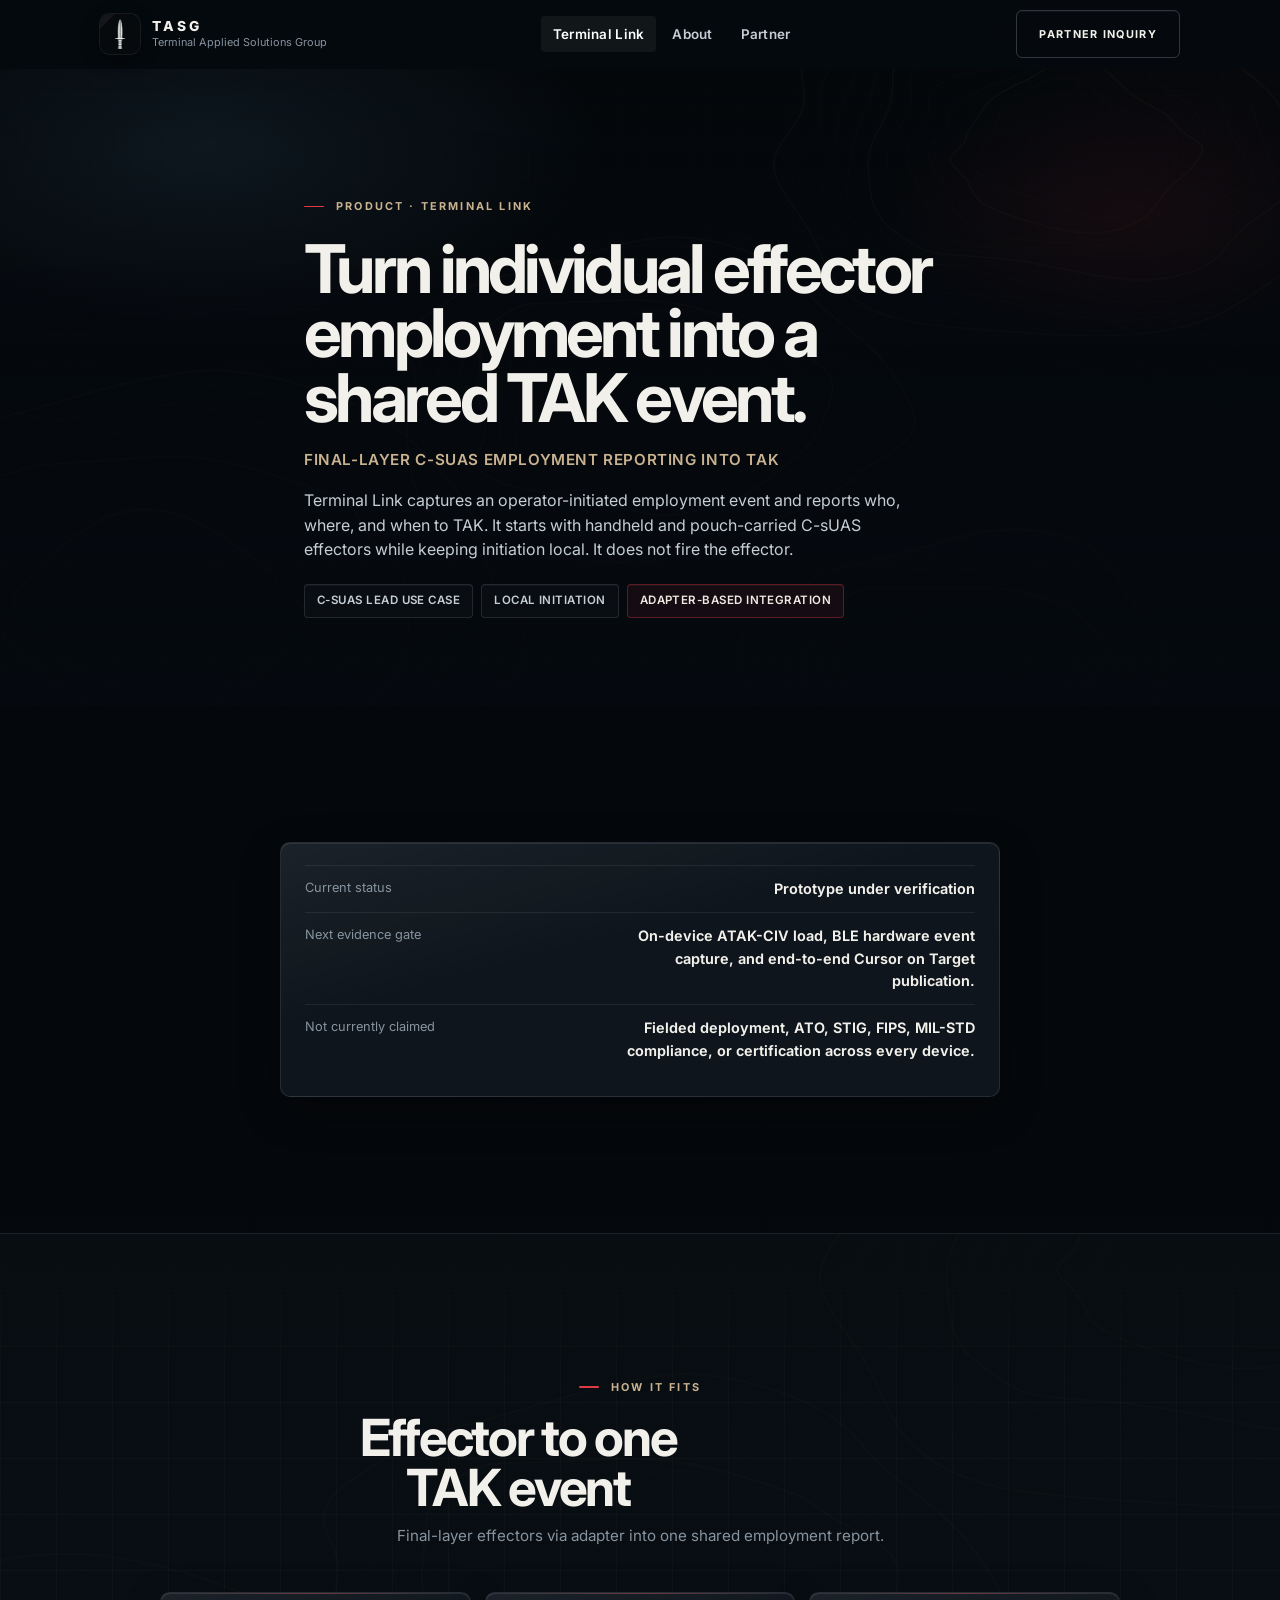
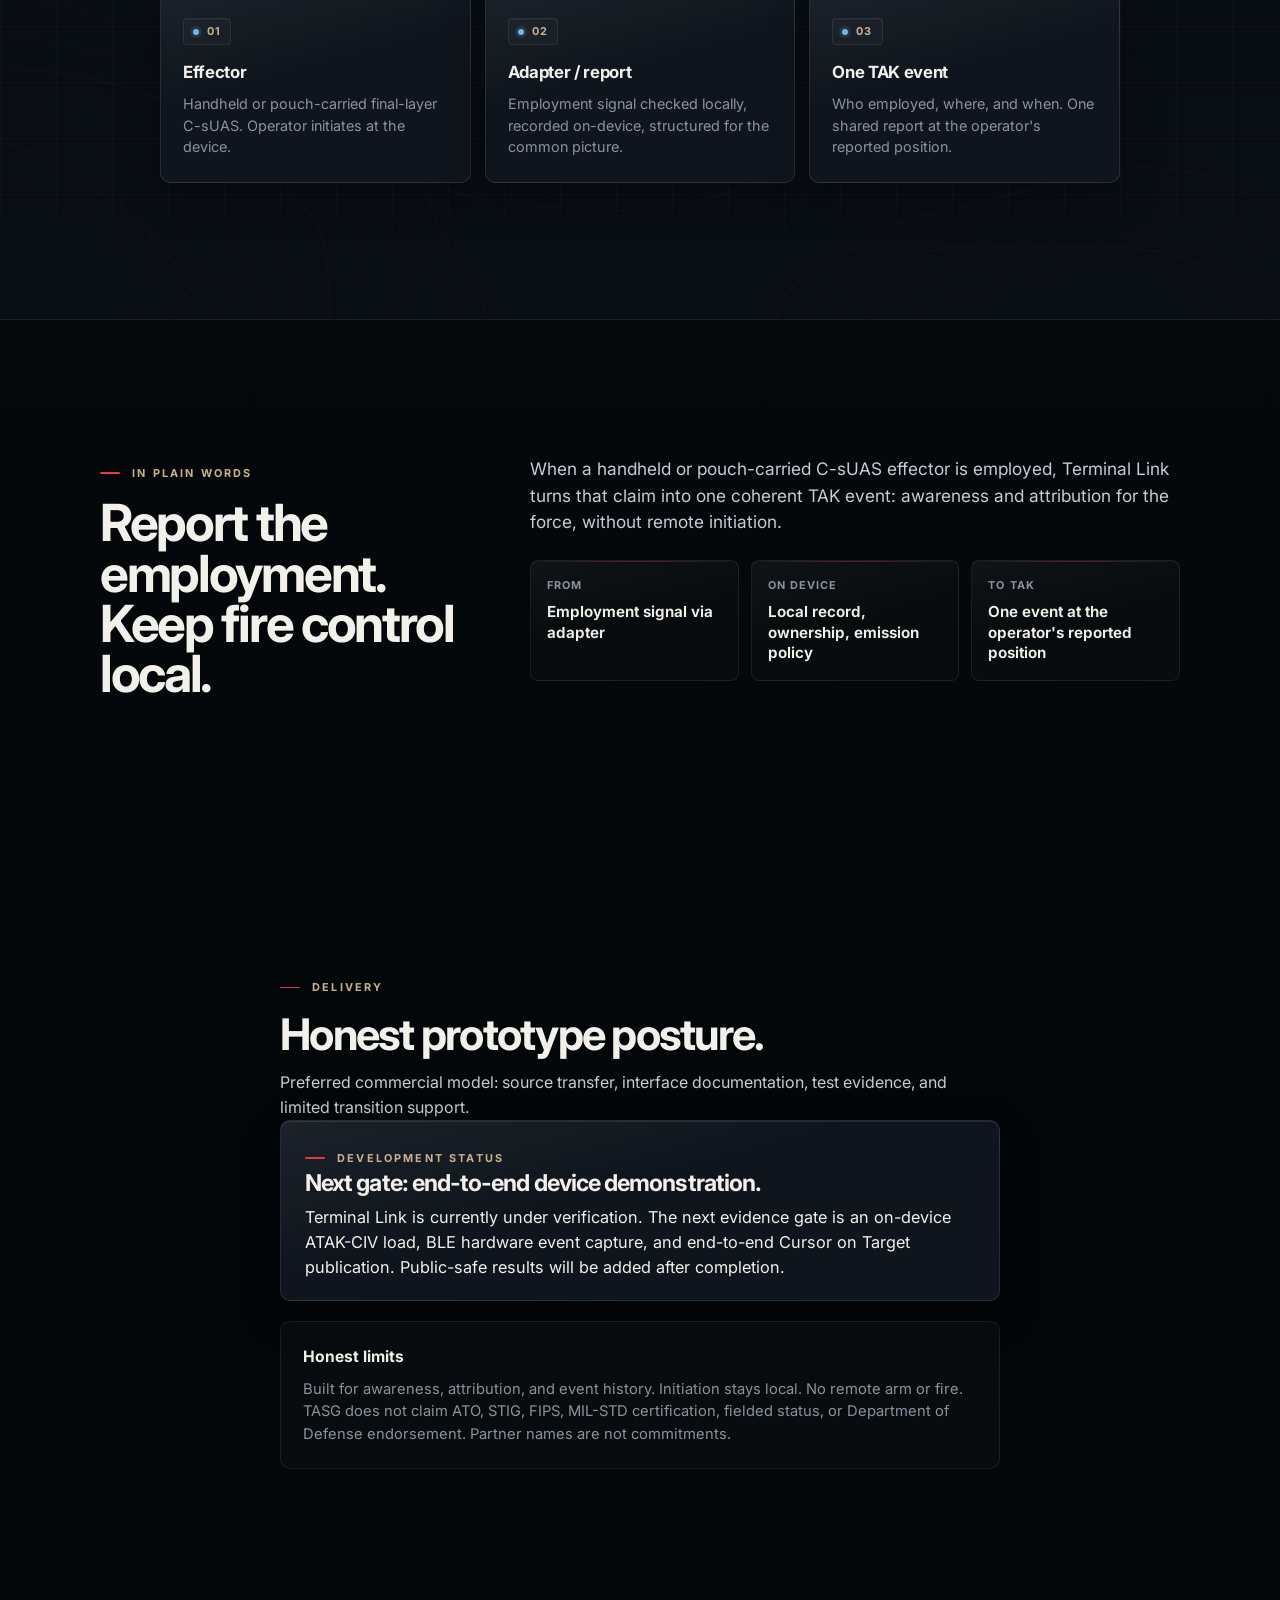
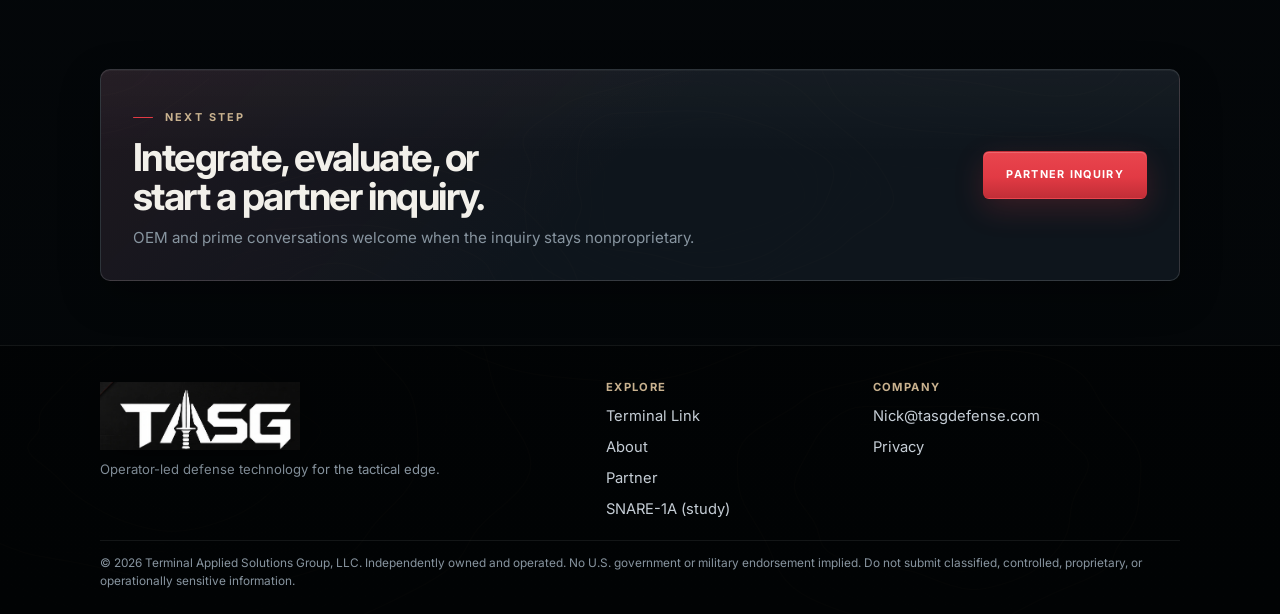
<file: terminal-link.html>
<!doctype html>
<html lang="en-US">
<head>
  <meta charset="utf-8" />
  <meta name="viewport" content="width=device-width, initial-scale=1, viewport-fit=cover" />
  <meta name="description" content="Terminal Link captures an operator-initiated employment event and reports who, where, and when to TAK. Local initiation. Adapter-based integration." />
  <meta name="theme-color" content="#05080c" />
  <meta name="robots" content="index,follow,max-image-preview:large" />
  <link rel="canonical" href="https://tasgdefense.com/terminal-link" />
  <meta property="og:title" content="Terminal Link | C-sUAS Employment to TAK | TASG" />
  <meta property="og:description" content="Terminal Link captures an operator-initiated employment event and reports who, where, and when to TAK. Local initiation. Adapter-based integration." />
  <meta property="og:type" content="website" />
  <meta property="og:url" content="https://tasgdefense.com/terminal-link" />
  <meta property="og:image" content="https://tasgdefense.com/og-terminal-link-v2.jpg" />
  <meta property="og:image:width" content="1200" />
  <meta property="og:image:height" content="630" />
  <meta name="twitter:card" content="summary_large_image" />
  <meta name="twitter:title" content="Terminal Link | C-sUAS Employment to TAK | TASG" />
  <meta name="twitter:description" content="Terminal Link captures an operator-initiated employment event and reports who, where, and when to TAK. Local initiation. Adapter-based integration." />
  <meta name="twitter:image" content="https://tasgdefense.com/og-terminal-link-v2.jpg" />
  <link rel="icon" type="image/png" sizes="32x32" href="/favicon-32.png" />
  <link rel="apple-touch-icon" sizes="180x180" href="/apple-touch-icon.png" />
  <link rel="manifest" href="/site.webmanifest" />
  <link rel="stylesheet" href="/tasg-site-v4.css?v=4.16.1-polish" />
  <script src="/tasg-site-v4.js?v=4.16.1-polish" defer></script>
  <title>Terminal Link | C-sUAS Employment to TAK | TASG</title>
  <script type="application/ld+json">
  {
    "@context": "https://schema.org",
    "@type": ["SoftwareApplication", "Product"],
    "name": "Terminal Link",
    "url": "https://tasgdefense.com/terminal-link",
    "image": "https://tasgdefense.com/og-terminal-link-v2.jpg",
    "description": "Terminal Link captures an operator-initiated employment event and reports who, where, and when to TAK. Built for handheld and pouch-carried C-sUAS effectors while keeping initiation local.",
    "applicationCategory": "BusinessApplication",
    "operatingSystem": "Android (ATAK-CIV path)",
    "brand": {
      "@type": "Organization",
      "name": "Terminal Applied Solutions Group, LLC",
      "url": "https://tasgdefense.com/"
    },
    "offers": {
      "@type": "Offer",
      "availability": "https://schema.org/PreOrder",
      "priceCurrency": "USD",
      "description": "Preferred commercial model: source transfer, interface documentation, test evidence, and limited transition support."
    }
  }
  </script>
</head>
<body class="page-terminal-link">
<a class="skip-link" href="#main-content">Skip to content</a>
<header class="site-header" id="siteHeader">
  <div class="header-inner">
    <a class="brand" href="/" aria-label="Terminal Applied Solutions Group home">
      <img class="brand-mark" src="/icon-192.png" width="40" height="40" alt="" />
      <span class="brand-copy"><strong>TASG</strong><span>Terminal Applied Solutions Group</span></span>
    </a>
    <nav class="desktop-nav" aria-label="Primary navigation">
      <a href="/terminal-link" aria-current="page">Terminal Link</a>
      <a href="/about">About</a>
      <a href="/partner">Partner</a>
    </nav>
    <a class="button button-secondary header-cta" href="/partner">Partner inquiry</a>
    <button class="menu-button" id="menuButton" type="button" aria-label="Open navigation" aria-expanded="false" aria-controls="mobileMenu"><span aria-hidden="true"></span></button>
  </div>
</header>
<div class="mobile-menu" id="mobileMenu" aria-hidden="true">
  <nav class="mobile-nav" aria-label="Mobile navigation">
    <a href="/terminal-link" aria-current="page">Terminal Link</a>
    <a href="/about">About</a>
    <a href="/partner">Partner</a>
  </nav>
  <a class="button button-primary" href="/partner">Partner inquiry</a>
</div>
<main id="main-content">
  <section class="page-hero">
    <div class="page-hero-inner">
      <p class="eyebrow">Product · Terminal Link</p>
      <h1>Turn individual effector employment into a shared TAK event.</h1>
      <p class="hero-subtitle">Final-layer C-sUAS employment reporting into TAK</p>
      <p>Terminal Link captures an operator-initiated employment event and reports who, where, and when to TAK. It starts with handheld and pouch-carried C-sUAS effectors while keeping initiation local. It does not fire the effector.</p>
      <div class="meta-row">
        <span>C-sUAS lead use case</span>
        <span>Local initiation</span>
        <span class="meta-accent">Adapter-based integration</span>
      </div>
    </div>
  </section>

  <section class="section">
    <div class="container narrow-stack" data-reveal>
      <div class="status-box card surface-outline" role="status">
        <dl class="status-list">
          <div><dt>Current status</dt><dd>Prototype under verification</dd></div>
          <div><dt>Next evidence gate</dt><dd>On-device ATAK-CIV load, BLE hardware event capture, and end-to-end Cursor on Target publication.</dd></div>
          <div><dt>Not currently claimed</dt><dd>Fielded deployment, ATO, STIG, FIPS, MIL-STD compliance, or certification across every device.</dd></div>
        </dl>
      </div>
    </div>
  </section>

  <section class="section band systems-section">
    <div class="container" data-reveal>
      <div class="section-heading centered">
        <p class="eyebrow">How it fits</p>
        <h2>Effector to one TAK event</h2>
        <p>Final-layer effectors via adapter into one shared employment report.</p>
      </div>
      <div class="systems-band" aria-label="Terminal Link systems path">
        <article class="systems-step card surface-outline">
          <span class="systems-chip">01</span>
          <strong>Effector</strong>
          <p>Handheld or pouch-carried final-layer C-sUAS. Operator initiates at the device.</p>
        </article>
        <article class="systems-step card surface-outline">
          <span class="systems-chip">02</span>
          <strong>Adapter / report</strong>
          <p>Employment signal checked locally, recorded on-device, structured for the common picture.</p>
        </article>
        <article class="systems-step card surface-outline">
          <span class="systems-chip">03</span>
          <strong>One TAK event</strong>
          <p>Who employed, where, and when. One shared report at the operator's reported position.</p>
        </article>
      </div>
    </div>
  </section>

  <section class="section">
    <div class="container split-layout" data-reveal>
      <div class="section-heading">
        <p class="eyebrow">In plain words</p>
        <h2>Report the employment. Keep fire control local.</h2>
      </div>
      <div class="section-copy">
        <p class="lead">When a handheld or pouch-carried C-sUAS effector is employed, Terminal Link turns that claim into one coherent TAK event: awareness and attribution for the force, without remote initiation.</p>
        <div class="fact-grid">
          <article><span>From</span><strong>Employment signal via adapter</strong></article>
          <article><span>On device</span><strong>Local record, ownership, emission policy</strong></article>
          <article><span>To TAK</span><strong>One event at the operator's reported position</strong></article>
        </div>
      </div>
    </div>
  </section>

  <section class="section">
    <div class="container narrow-stack" data-reveal>
      <div class="content-block">
        <p class="eyebrow">Delivery</p>
        <h2>Honest prototype posture.</h2>
        <p>Preferred commercial model: source transfer, interface documentation, test evidence, and limited transition support.</p>
      </div>
      <div class="status-panel card surface-outline">
        <p class="eyebrow">Development status</p>
        <h2>Next gate: end-to-end device demonstration.</h2>
        <p>Terminal Link is currently under verification. The next evidence gate is an on-device ATAK-CIV load, BLE hardware event capture, and end-to-end Cursor on Target publication. Public-safe results will be added after completion.</p>
      </div>
      <div class="disclosure-box">
        <strong>Honest limits</strong>
        <p>Built for awareness, attribution, and event history. Initiation stays local. No remote arm or fire. TASG does not claim ATO, STIG, FIPS, MIL-STD certification, fielded status, or Department of Defense endorsement. Partner names are not commitments.</p>
      </div>
    </div>
  </section>

  <section class="section compact">
    <div class="container">
      <div class="cta-banner card" data-reveal>
        <div>
          <p class="eyebrow">Next step</p>
          <h2>Integrate, evaluate, or start a partner inquiry.</h2>
          <p>OEM and prime conversations welcome when the inquiry stays nonproprietary.</p>
        </div>
        <a class="button button-primary" href="/partner">Partner inquiry</a>
      </div>
    </div>
  </section>
</main>
<footer class="site-footer">
  <div class="container footer-main">
    <div class="footer-brand">
      <picture>
        <source srcset="/tasg-wordmark.webp" type="image/webp" />
        <img src="/tasg-wordmark.png" width="200" height="68" loading="lazy" alt="Terminal Applied Solutions Group" />
      </picture>
      <p>Operator-led defense technology for the tactical edge.</p>
    </div>
    <div class="footer-column">
      <h2>Explore</h2>
      <nav aria-label="Footer site navigation">
        <a href="/terminal-link">Terminal Link</a>
        <a href="/about">About</a>
        <a href="/partner">Partner</a>
        <a href="/snare-1a">SNARE-1A (study)</a>
      </nav>
    </div>
    <div class="footer-column">
      <h2>Company</h2>
      <nav aria-label="Footer company navigation">
        <a href="mailto:Nick@tasgdefense.com">Nick@tasgdefense.com</a>
        <a href="/privacy">Privacy</a>
      </nav>
    </div>
  </div>
  <div class="container footer-bottom">
    <span>&copy; 2026 Terminal Applied Solutions Group, LLC. Independently owned and operated. No U.S. government or military endorsement implied. Do not submit classified, controlled, proprietary, or operationally sensitive information.</span>
  </div>
</footer>
</body>
</html>
</file>
<file: tasg-site-v4.css>
@import url("https://fonts.googleapis.com/css2?family=Inter:wght@400;500;600;700;800&display=swap");

:root {
  --bg: #05080c;
  --bg-elevated: #0a1016;
  --bg-band: #080d12;
  --panel: #0e151c;
  --panel-lift: #121a22;
  --line: rgba(230, 236, 242, 0.08);
  --line-strong: rgba(230, 236, 242, 0.14);
  --text: #f2f0ea;
  --soft: #c5cdd5;
  --muted: #87949f;
  --sand: #c9b28f;
  --sand-dim: rgba(201, 178, 143, 0.12);
  --red: #e23a44;
  --red-deep: #c12e37;
  --red-glow: rgba(226, 58, 68, 0.2);
  --signal: #6eb8e8;
  --signal-glow: rgba(110, 184, 232, 0.12);
  --max: 1080px;
  --radius: 10px;
  --radius-sm: 8px;
  --header-h: 68px;
  --shadow: 0 28px 72px rgba(0, 0, 0, 0.45);
  --shadow-soft: 0 14px 40px rgba(0, 0, 0, 0.32);
  --font: Inter, ui-sans-serif, system-ui, -apple-system, BlinkMacSystemFont, "Segoe UI", sans-serif;
  --ease: cubic-bezier(0.22, 0.61, 0.36, 1);
  --space-section: clamp(5.5rem, 11vw, 8.5rem);
}

* { box-sizing: border-box; }
html { scroll-behavior: smooth; background: var(--bg); }
body {
  margin: 0;
  min-width: 320px;
  color: var(--text);
  background:
    radial-gradient(900px 420px at 8% -8%, rgba(110, 184, 232, 0.035), transparent 60%),
    radial-gradient(640px 360px at 96% 0%, rgba(226, 58, 68, 0.028), transparent 55%),
    linear-gradient(180deg, #04070a 0%, var(--bg) 38%, #030608 100%);
  font-family: var(--font);
  font-size: 1.02rem;
  line-height: 1.55;
  -webkit-font-smoothing: antialiased;
  text-rendering: optimizeLegibility;
}
body:before {
  content: "";
  position: fixed;
  inset: 0;
  z-index: 0;
  pointer-events: none;
  opacity: 0.028;
  background-image:
    linear-gradient(rgba(201, 178, 143, 0.5) 1px, transparent 1px),
    linear-gradient(90deg, rgba(201, 178, 143, 0.5) 1px, transparent 1px);
  background-size: 88px 88px;
  mask-image: radial-gradient(ellipse 75% 60% at 50% 25%, #000 15%, transparent 80%);
  -webkit-mask-image: radial-gradient(ellipse 75% 60% at 50% 25%, #000 15%, transparent 80%);
}
body.nav-open { overflow: hidden; }
.site-header,
.mobile-menu,
main,
.site-footer { position: relative; z-index: 1; }
.site-header { z-index: 200; }
.mobile-menu { z-index: 190; }
a { color: inherit; text-decoration: none; }
img { display: block; max-width: 100%; height: auto; }
button, input, select, textarea { font: inherit; }
button { cursor: pointer; }
h1, h2, h3, p { margin: 0; }
h1, h2, h3 {
  line-height: 1.02;
  letter-spacing: -0.04em;
  font-weight: 700;
}
::selection { background: var(--red); color: #fff; }

.skip-link {
  position: fixed; left: 12px; top: 12px; z-index: 500;
  padding: 10px 14px; border-radius: 999px;
  background: #fff; color: #000;
  transform: translateY(-180%);
}
.skip-link:focus { transform: none; }

.container,
.page-hero-inner,
.legal-shell {
  width: min(calc(100% - 48px), var(--max));
  margin-inline: auto;
}
.narrow-stack { width: min(100%, 720px); margin-inline: auto; }

.eyebrow {
  display: inline-flex;
  align-items: center;
  gap: 12px;
  color: var(--sand);
  font-size: 0.68rem;
  font-weight: 700;
  letter-spacing: 0.2em;
  text-transform: uppercase;
}
.eyebrow:before {
  content: "";
  width: 20px;
  height: 1.5px;
  border-radius: 2px;
  background: var(--red);
}

.card {
  border: 1px solid rgba(230, 236, 242, 0.1);
  border-radius: var(--radius);
  background:
    linear-gradient(165deg, rgba(255, 255, 255, 0.055), transparent 42%),
    var(--panel);
  box-shadow:
    var(--shadow-soft),
    inset 0 1px rgba(255, 255, 255, 0.045);
}
.surface-outline { position: relative; }
.surface-outline:after {
  content: "";
  position: absolute;
  inset: 0;
  border-radius: inherit;
  box-shadow: inset 0 1px rgba(255, 255, 255, 0.05);
  pointer-events: none;
}

.button {
  display: inline-flex;
  min-height: 48px;
  align-items: center;
  justify-content: center;
  padding: 0 22px;
  border: 1px solid transparent;
  border-radius: 6px;
  font-size: 0.68rem;
  font-weight: 700;
  letter-spacing: 0.12em;
  text-transform: uppercase;
  transition: transform 0.18s var(--ease), background 0.18s ease, border-color 0.18s ease, box-shadow 0.18s ease;
}
.button:hover { transform: translateY(-1px); }
.button:active { transform: translateY(0); }
.button:focus-visible,
a:focus-visible,
input:focus-visible,
select:focus-visible,
textarea:focus-visible {
  outline: 2px solid rgba(110, 184, 232, 0.7);
  outline-offset: 3px;
}
.button-primary {
  background: linear-gradient(180deg, #e9454e 0%, var(--red) 55%, var(--red-deep) 100%);
  color: #fff;
  box-shadow: 0 10px 30px var(--red-glow), inset 0 1px rgba(255, 255, 255, 0.18);
}
.button-primary:hover {
  background: linear-gradient(180deg, #f0525a 0%, #ef4650 55%, #d4343d 100%);
  box-shadow: 0 14px 34px rgba(226, 58, 68, 0.34), inset 0 1px rgba(255, 255, 255, 0.2);
}
.button-secondary {
  border-color: rgba(230, 236, 242, 0.2);
  background: transparent;
  color: var(--text);
  box-shadow: inset 0 1px rgba(255, 255, 255, 0.04);
}
.button-secondary:hover {
  border-color: rgba(255, 255, 255, 0.3);
  background: rgba(255, 255, 255, 0.07);
}
.button-dark { background: #1a222c; color: #fff; border-color: var(--line); }
.text-link {
  display: inline-flex;
  margin-top: 20px;
  border-bottom: 1px solid currentColor;
  padding-bottom: 2px;
  color: var(--soft);
  font-size: 0.78rem;
  font-weight: 700;
  letter-spacing: 0.06em;
  text-transform: uppercase;
  transition: color 0.18s ease;
}
.text-link:hover { color: #fff; }

/* Header */
.site-header {
  position: sticky;
  top: 0;
  z-index: 200;
  border-bottom: 1px solid transparent;
  background: rgba(6, 10, 15, 0.82);
  backdrop-filter: blur(18px) saturate(1.2);
  transition: border-color 0.25s ease, background 0.25s ease, box-shadow 0.25s ease;
}
.site-header.scrolled {
  border-color: var(--line);
  background: rgba(7, 11, 16, 0.94);
  box-shadow: 0 8px 32px rgba(0, 0, 0, 0.3);
}
.header-inner {
  width: min(calc(100% - 48px), var(--max));
  min-height: var(--header-h);
  margin: auto;
  display: grid;
  grid-template-columns: auto 1fr auto;
  align-items: center;
  gap: 20px;
}
.brand { display: flex; align-items: center; gap: 12px; min-width: 0; }
.brand-mark {
  width: 40px;
  height: 40px;
  border-radius: 10px;
  flex: 0 0 auto;
  box-shadow: 0 0 0 1px rgba(255, 255, 255, 0.08), 0 6px 18px rgba(0, 0, 0, 0.35);
}
.brand-copy { display: grid; min-width: 0; line-height: 1.1; }
.brand-copy strong { font-size: 0.86rem; letter-spacing: 0.22em; font-weight: 800; }
.brand-copy span {
  margin-top: 3px;
  color: var(--muted);
  font-size: 0.68rem;
  white-space: nowrap;
}
.desktop-nav { display: flex; justify-content: center; gap: 4px; flex-wrap: wrap; }
.desktop-nav a {
  padding: 8px 12px;
  border-radius: 4px;
  color: var(--soft);
  font-size: 0.84rem;
  font-weight: 600;
  letter-spacing: 0.02em;
  transition: color 0.18s ease, background 0.18s ease;
}
.desktop-nav a:hover,
.desktop-nav a[aria-current="page"],
.mobile-nav a[aria-current="page"] { color: #fff; }
.desktop-nav a[aria-current="page"] { background: rgba(255, 255, 255, 0.05); }
.header-cta { justify-self: end; }
.menu-button {
  display: none;
  position: relative;
  width: 44px;
  height: 44px;
  border: 1px solid var(--line);
  border-radius: 12px;
  background: rgba(255, 255, 255, 0.03);
  color: #fff;
}
.menu-button:hover { border-color: var(--line-strong); background: rgba(255, 255, 255, 0.06); }
.menu-button span,
.menu-button span:before,
.menu-button span:after {
  position: absolute;
  left: 12px;
  top: 21px;
  width: 18px;
  height: 1.5px;
  border-radius: 2px;
  background: currentColor;
  content: "";
  transition: 0.22s var(--ease);
}
.menu-button span:before { left: 0; top: -6px; }
.menu-button span:after { left: 0; top: 6px; }
.menu-button[aria-expanded="true"] span { background: transparent; }
.menu-button[aria-expanded="true"] span:before { top: 0; transform: rotate(45deg); }
.menu-button[aria-expanded="true"] span:after { top: 0; transform: rotate(-45deg); }
.mobile-menu {
  display: none;
  position: fixed;
  top: var(--header-h);
  left: 0;
  right: 0;
  z-index: 190;
  padding: 16px 20px 22px;
  border-bottom: 1px solid var(--line);
  background: rgba(7, 11, 16, 0.98);
  backdrop-filter: blur(16px);
  transform: translateY(-4px);
  opacity: 0;
  transition: opacity 0.2s ease, transform 0.2s var(--ease);
}
.mobile-menu.open { display: block; opacity: 1; transform: none; }
.mobile-nav { display: grid; gap: 2px; margin-bottom: 14px; }
.mobile-nav a {
  padding: 14px 12px;
  border-radius: 12px;
  color: var(--soft);
  font-weight: 600;
}
.mobile-nav a:hover,
.mobile-nav a[aria-current="page"] {
  background: rgba(255, 255, 255, 0.04);
  color: #fff;
}

/* Hero */
.hero {
  position: relative;
  overflow: hidden;
  padding: clamp(5.5rem, 12vw, 9rem) 0 clamp(4.5rem, 9vw, 7rem);
}
.hero:before,
.page-hero:before,
.not-found:before {
  content: "";
  position: absolute;
  inset: -2%;
  background:
    url("/topography.svg") center / cover,
    repeating-linear-gradient(
      0deg,
      transparent 0,
      transparent 47px,
      rgba(201, 178, 143, 0.035) 47px,
      rgba(201, 178, 143, 0.035) 48px
    ),
    repeating-linear-gradient(
      90deg,
      transparent 0,
      transparent 47px,
      rgba(201, 178, 143, 0.03) 47px,
      rgba(201, 178, 143, 0.03) 48px
    );
  opacity: 0.11;
  animation: topo 64s ease-in-out infinite alternate;
  mix-blend-mode: screen;
}
.hero:after,
.page-hero:after,
.not-found:after {
  content: "";
  position: absolute;
  inset: 0;
  background:
    radial-gradient(620px 280px at 16% 12%, rgba(110, 184, 232, 0.09), transparent 64%),
    radial-gradient(420px 220px at 88% 22%, rgba(226, 58, 68, 0.07), transparent 58%),
    linear-gradient(180deg, rgba(6, 10, 15, 0.2), rgba(6, 10, 15, 0.9));
  pointer-events: none;
}
.hero-grid {
  position: relative;
  z-index: 1;
  display: grid;
  grid-template-columns: minmax(0, 1.15fr) minmax(300px, 0.85fr);
  gap: clamp(2rem, 4vw, 3.5rem);
  align-items: center;
}
.hero-copy h1 {
  max-width: 13ch;
  margin-top: 28px;
  font-size: clamp(3.15rem, 7vw, 5.6rem);
  letter-spacing: -0.055em;
  line-height: 0.94;
}
.hero-description {
  max-width: 32rem;
  margin-top: 28px;
  color: var(--soft);
  font-size: clamp(1.05rem, 1.4vw, 1.2rem);
  line-height: 1.5;
}
.hero-actions {
  display: flex;
  flex-wrap: wrap;
  gap: 12px;
  margin-top: 40px;
}
.proof-row {
  display: flex;
  flex-wrap: wrap;
  gap: 8px;
  margin-top: 30px;
}
.proof-row span {
  display: inline-flex;
  align-items: center;
  gap: 8px;
  padding: 7px 12px;
  border: 1px solid rgba(230, 236, 242, 0.12);
  border-radius: 4px;
  background: rgba(255, 255, 255, 0.02);
  color: var(--soft);
  font-size: 0.74rem;
  font-weight: 600;
  letter-spacing: 0.04em;
  text-transform: uppercase;
  box-shadow: inset 0 1px rgba(255, 255, 255, 0.035);
}
.proof-row span:before {
  content: "";
  width: 6px;
  height: 6px;
  border-radius: 50%;
  background: var(--signal);
  box-shadow: 0 0 0 3px var(--signal-glow);
}
.proof-row span.proof-accent {
  border-color: rgba(226, 58, 68, 0.35);
  background: rgba(226, 58, 68, 0.07);
  color: #f0e9e2;
}
.proof-row span.proof-accent:before {
  background: var(--red);
  box-shadow: 0 0 0 3px var(--red-glow);
}

.program-panel {
  position: relative;
  padding: 28px;
  border: 1px solid rgba(255, 255, 255, 0.12);
  background:
    linear-gradient(160deg, rgba(110, 184, 232, 0.05), transparent 42%),
    linear-gradient(180deg, rgba(255, 255, 255, 0.05), rgba(255, 255, 255, 0.015)),
    var(--panel);
  box-shadow: var(--shadow);
  overflow: hidden;
}
.program-panel:before {
  content: "";
  position: absolute;
  top: 0;
  left: 0;
  right: 0;
  height: 2px;
  background: linear-gradient(90deg, var(--red), transparent 55%);
  opacity: 0.85;
  pointer-events: none;
}
.program-agnostic {
  margin-top: 14px;
  padding: 12px 14px;
  border-left: 2px solid rgba(226, 58, 68, 0.55);
  background: rgba(226, 58, 68, 0.05);
  color: var(--soft);
  font-size: 0.86rem;
  line-height: 1.5;
}
.panel-label {
  color: var(--sand);
  font-size: 0.68rem;
  font-weight: 700;
  letter-spacing: 0.14em;
  text-transform: uppercase;
}
.program-panel h2 {
  margin-top: 14px;
  font-size: clamp(2rem, 3.4vw, 2.75rem);
  letter-spacing: -0.04em;
}
.program-name {
  margin-top: 6px;
  color: var(--soft);
  font-weight: 600;
  font-size: 0.95rem;
}
.program-summary {
  margin-top: 14px;
  color: var(--muted);
  font-size: 0.92rem;
  line-height: 1.55;
}
.status-list { display: grid; gap: 0; margin: 20px 0 0; }
.status-list div {
  display: grid;
  grid-template-columns: 1fr 1.15fr;
  gap: 12px;
  padding: 12px 0;
  border-top: 1px solid var(--line);
}
.status-list dt { color: var(--muted); font-size: 0.8rem; }
.status-list dd {
  margin: 0;
  font-weight: 650;
  text-align: right;
  color: var(--text);
  font-size: 0.9rem;
}

/* Sections: all dark; band = subtle lift */
.section { padding: var(--space-section) 0; }
.section.compact { padding: clamp(3rem, 5vw, 4rem) 0; }
.section.band {
  position: relative;
  isolation: isolate;
  background: linear-gradient(180deg, var(--bg-band), #090e14);
  border-top: 1px solid var(--line);
  border-bottom: 1px solid var(--line);
  overflow: hidden;
}
.section.band:before {
  content: "";
  position: absolute;
  inset: 0;
  z-index: -1;
  background: url("/topography.svg") center / 140% auto;
  opacity: 0.055;
  pointer-events: none;
}
.section.band:after {
  content: "";
  position: absolute;
  inset: 0;
  z-index: -1;
  background-image:
    linear-gradient(rgba(201, 178, 143, 0.04) 1px, transparent 1px),
    linear-gradient(90deg, rgba(201, 178, 143, 0.035) 1px, transparent 1px);
  background-size: 56px 56px;
  mask-image: linear-gradient(180deg, transparent, #000 20%, #000 80%, transparent);
  -webkit-mask-image: linear-gradient(180deg, transparent, #000 20%, #000 80%, transparent);
  pointer-events: none;
}
.section.light {
  /* Legacy alias: keep dark craft, never cream brochure */
  background: linear-gradient(180deg, var(--bg-band), #090e14);
  border-top: 1px solid var(--line);
  border-bottom: 1px solid var(--line);
  color: var(--text);
}
.section.light .eyebrow { color: var(--sand); }
.section.light .eyebrow:before { background: var(--red); }
.section.light .card {
  border-color: var(--line);
  background:
    linear-gradient(165deg, rgba(255, 255, 255, 0.045), transparent 40%),
    var(--panel);
  box-shadow: var(--shadow-soft);
  backdrop-filter: none;
}

.split-layout {
  display: grid;
  grid-template-columns: minmax(0, 0.72fr) minmax(0, 1.28fr);
  gap: clamp(2rem, 5vw, 4rem);
  align-items: start;
}
.section-heading h2 {
  max-width: 12ch;
  margin-top: 16px;
  font-size: clamp(2.05rem, 4vw, 3.25rem);
  letter-spacing: -0.045em;
  line-height: 0.98;
}
.section-heading > p:last-child {
  max-width: 40rem;
  margin: 14px auto 0;
  color: var(--muted);
}
.section-heading.centered {
  text-align: center;
  max-width: 40rem;
  margin: auto;
}
.section-heading.centered .eyebrow { justify-content: center; }
.section-copy .lead {
  color: var(--soft);
  font-size: clamp(1.02rem, 1.35vw, 1.15rem);
  line-height: 1.55;
}

.fact-grid {
  display: grid;
  grid-template-columns: repeat(3, minmax(0, 1fr));
  gap: 12px;
  margin-top: 24px;
}
.fact-grid article {
  position: relative;
  padding: 16px;
  border: 1px solid var(--line);
  border-radius: var(--radius-sm);
  background:
    linear-gradient(165deg, rgba(255, 255, 255, 0.03), transparent 50%),
    rgba(255, 255, 255, 0.02);
  transition: border-color 0.2s ease, transform 0.2s var(--ease);
  box-shadow: inset 0 1px rgba(255, 255, 255, 0.03);
}
.fact-grid article:before {
  content: "";
  position: absolute;
  top: 0;
  left: 12px;
  right: 12px;
  height: 1px;
  background: linear-gradient(90deg, transparent, rgba(226, 58, 68, 0.45), transparent);
  opacity: 0.7;
}
.fact-grid article:hover {
  transform: translateY(-2px);
  border-color: var(--line-strong);
}
.fact-grid span {
  display: block;
  color: var(--muted);
  font-size: 0.68rem;
  font-weight: 700;
  letter-spacing: 0.1em;
  text-transform: uppercase;
}
.fact-grid strong {
  display: block;
  margin-top: 8px;
  line-height: 1.35;
  font-size: 0.95rem;
  font-weight: 650;
}

.process-grid {
  display: grid;
  grid-template-columns: repeat(3, minmax(0, 1fr));
  gap: 14px;
  margin-top: 28px;
}
.process-card {
  padding: 24px;
  transition: transform 0.2s var(--ease), border-color 0.2s ease;
}
.process-card:hover {
  transform: translateY(-2px);
  border-color: rgba(255, 255, 255, 0.16);
}
.process-card > span,
.partner-card > span {
  color: var(--red);
  font-weight: 800;
  letter-spacing: 0.08em;
  font-size: 0.78rem;
}
.process-card h3 { margin-top: 14px; font-size: 1.25rem; }
.process-card p { margin-top: 10px; color: var(--muted); font-size: 0.92rem; }

.pipeline-grid {
  display: grid;
  grid-template-columns: repeat(5, minmax(0, 1fr));
  gap: 10px;
  margin-top: 28px;
}
.pipeline-step {
  position: relative;
  padding: 16px;
  border: 1px solid var(--line);
  border-radius: var(--radius-sm);
  background:
    linear-gradient(180deg, rgba(255, 255, 255, 0.03), transparent 45%),
    rgba(255, 255, 255, 0.015);
  box-shadow: inset 0 1px rgba(255, 255, 255, 0.03);
}
.pipeline-step:before {
  content: "";
  position: absolute;
  left: 0;
  top: 12px;
  bottom: 12px;
  width: 2px;
  border-radius: 2px;
  background: linear-gradient(180deg, var(--red), transparent);
  opacity: 0.55;
}
.pipeline-step span {
  display: block;
  color: var(--sand);
  font-size: 0.66rem;
  font-weight: 800;
  letter-spacing: 0.1em;
  text-transform: uppercase;
}
.pipeline-step strong {
  display: block;
  margin-top: 10px;
  font-size: 0.92rem;
  line-height: 1.3;
}
.pipeline-step p {
  margin-top: 8px;
  color: var(--muted);
  font-size: 0.84rem;
  line-height: 1.45;
}

.secondary-panel { padding: 22px; }
.secondary-panel h3 { margin-top: 10px; font-size: 1.25rem; }
.secondary-panel p { margin-top: 10px; color: var(--muted); font-size: 0.92rem; }
.parked-tag {
  display: inline-flex;
  align-items: center;
  gap: 6px;
  padding: 5px 10px;
  border-radius: 999px;
  border: 1px solid rgba(201, 178, 143, 0.25);
  background: var(--sand-dim);
  color: var(--sand);
  font-size: 0.66rem;
  font-weight: 700;
  letter-spacing: 0.08em;
  text-transform: uppercase;
}

.notice-banner {
  display: grid;
  gap: 6px;
  margin: 0 0 24px;
  padding: 14px 16px;
  border-radius: 14px;
  border: 1px solid rgba(226, 58, 68, 0.25);
  background: rgba(226, 58, 68, 0.07);
}
.notice-banner strong { font-size: 0.9rem; }
.notice-banner p { color: var(--soft); font-size: 0.9rem; }

.cta-banner {
  position: relative;
  display: grid;
  grid-template-columns: minmax(0, 1fr) auto;
  gap: 28px;
  align-items: center;
  padding: 30px 32px;
  border: 1px solid rgba(230, 236, 242, 0.14);
  background:
    linear-gradient(135deg, rgba(226, 58, 68, 0.08), transparent 48%),
    linear-gradient(180deg, rgba(255, 255, 255, 0.03), transparent 40%),
    var(--panel);
  overflow: hidden;
}
.cta-banner:before {
  content: "";
  position: absolute;
  inset: 0;
  background: url("/topography.svg") right center / 90% auto;
  opacity: 0.04;
  pointer-events: none;
}
.cta-banner > * { position: relative; z-index: 1; }
.cta-banner h2 {
  max-width: 16ch;
  margin-top: 12px;
  font-size: clamp(1.75rem, 3vw, 2.45rem);
  letter-spacing: -0.04em;
}
.cta-banner p:last-child {
  max-width: 36rem;
  margin-top: 10px;
  color: var(--muted);
  font-size: 0.95rem;
}

/* Page hero */
.page-hero {
  position: relative;
  overflow: hidden;
  padding: clamp(5rem, 10vw, 7.5rem) 0 clamp(3.75rem, 7vw, 5.5rem);
}
.page-hero-inner { position: relative; z-index: 1; }
.page-terminal-link .page-hero-inner {
  max-width: min(var(--max), 42rem);
}
.page-hero h1 {
  max-width: 14ch;
  margin-top: 22px;
  font-size: clamp(2.9rem, 6.2vw, 4.85rem);
  letter-spacing: -0.055em;
  line-height: 0.96;
}
.page-terminal-link .page-hero h1 {
  max-width: 16ch;
  font-size: clamp(2.7rem, 5.6vw, 4.2rem);
}
.page-hero p:not(.eyebrow) {
  max-width: 38rem;
  margin-top: 16px;
  color: var(--soft);
  font-size: clamp(1rem, 1.25vw, 1.1rem);
  line-height: 1.55;
}
.page-hero .hero-lock {
  max-width: 28ch !important;
  margin-top: 18px !important;
  color: var(--text) !important;
  font-size: clamp(1.25rem, 2.2vw, 1.55rem) !important;
  font-weight: 650;
  letter-spacing: -0.025em;
  line-height: 1.25 !important;
}
.page-hero .hero-subtitle {
  margin-top: 18px !important;
  color: var(--sand) !important;
  font-weight: 600;
  font-size: 0.95rem !important;
  letter-spacing: 0.04em;
  text-transform: uppercase;
}
.meta-row {
  display: flex;
  flex-wrap: wrap;
  gap: 8px;
  margin-top: 22px;
}
.meta-row span {
  padding: 7px 12px;
  border: 1px solid rgba(230, 236, 242, 0.12);
  border-radius: 4px;
  background: rgba(255, 255, 255, 0.02);
  color: var(--soft);
  font-size: 0.72rem;
  font-weight: 600;
  letter-spacing: 0.04em;
  text-transform: uppercase;
  box-shadow: inset 0 1px rgba(255, 255, 255, 0.035);
}
.meta-row span.meta-accent {
  border-color: rgba(226, 58, 68, 0.35);
  background: rgba(226, 58, 68, 0.07);
  color: #f0e9e2;
}
.tl-agnostic-lead {
  max-width: 42rem !important;
  margin-top: 18px !important;
  padding: 14px 16px;
  border: 1px solid rgba(226, 58, 68, 0.22);
  border-left: 2px solid rgba(226, 58, 68, 0.65);
  border-radius: 0 var(--radius-sm) var(--radius-sm) 0;
  background: rgba(226, 58, 68, 0.05);
  color: var(--soft) !important;
  font-size: 0.95rem !important;
  line-height: 1.55;
}

.maturity-grid {
  display: grid;
  grid-template-columns: repeat(2, minmax(0, 1fr));
  gap: 14px;
  margin-top: 28px;
}
.maturity-card {
  padding: 24px;
  border: 1px solid var(--line);
  border-radius: var(--radius);
  background: var(--panel);
}
.maturity-card.current { border-top: 3px solid var(--red); }
.maturity-card.next { border-top: 3px solid #3d5f78; }
.maturity-tag {
  font-size: 0.68rem;
  font-weight: 800;
  letter-spacing: 0.1em;
  text-transform: uppercase;
  color: var(--sand);
}
.maturity-card h3 { margin-top: 12px; font-size: 1.25rem; }
.maturity-card p { margin-top: 10px; color: var(--muted); font-size: 0.92rem; }
.maturity-note {
  padding-top: 12px;
  border-top: 1px solid var(--line);
  font-weight: 600;
  color: var(--soft) !important;
}
.maturity-track {
  display: grid;
  grid-template-columns: repeat(4, minmax(0, 1fr));
  gap: 0;
  margin-top: 18px;
  border: 1px solid var(--line);
  border-radius: 14px;
  overflow: hidden;
  background: rgba(255, 255, 255, 0.02);
}
.track-step {
  padding: 16px;
  border-right: 1px solid var(--line);
}
.track-step:last-child { border-right: 0; }
.track-step span {
  display: block;
  color: var(--muted);
  font-size: 0.66rem;
  font-weight: 800;
  letter-spacing: 0.08em;
  text-transform: uppercase;
}
.track-step strong { display: block; margin-top: 6px; font-size: 0.9rem; }
.track-step.active { box-shadow: inset 0 -3px var(--red); }
.track-step.next-step { box-shadow: inset 0 -3px #3d5f78; }

.content-block h2,
.independence-box h2 {
  margin-top: 16px;
  font-size: clamp(1.9rem, 3.4vw, 2.75rem);
  letter-spacing: -0.04em;
}
.content-block p:last-child,
.independence-box p:last-child {
  margin-top: 14px;
  color: var(--soft);
  font-size: 1rem;
}
.disclosure-box,
.independence-box {
  padding: 22px;
  border: 1px solid var(--line);
  border-radius: var(--radius);
  background: rgba(255, 255, 255, 0.025);
}
.disclosure-box { margin-top: 20px; }

/* About / founder */
.founder-grid {
  display: grid;
  grid-template-columns: minmax(240px, 0.7fr) minmax(0, 1.3fr);
  gap: 48px;
  align-items: start;
}
.founder-intro h2 {
  margin-top: 14px;
  font-size: clamp(2.2rem, 4vw, 3.6rem);
  letter-spacing: -0.045em;
}
.founder-role {
  margin-top: 10px;
  color: var(--muted);
  font-weight: 700;
}
.founder-link { margin-top: 14px; }
.founder-copy {
  display: grid;
  gap: 14px;
  color: var(--soft);
  font-size: 1.02rem;
}
.experience-tags {
  display: flex;
  flex-wrap: wrap;
  gap: 8px;
  margin-top: 6px;
}
.experience-tags span {
  padding: 7px 10px;
  border: 1px solid var(--line);
  border-radius: 6px;
  background: rgba(255, 255, 255, 0.03);
  color: var(--soft);
  font-size: 0.78rem;
  font-weight: 700;
  letter-spacing: 0.02em;
}
.top-gap { margin-top: 28px; }
.status-box {
  padding: 22px 24px;
}
.status-box .status-list { margin-top: 0; }
.form-fallback {
  grid-column: 1 / -1;
  margin: 0;
  color: var(--muted);
  font-size: 0.9rem;
}
.form-fallback a { color: var(--sand); }
.noscript-fallback {
  margin-top: 16px;
  padding: 20px;
  color: var(--soft);
}

.disclosure-box strong { font-size: 0.98rem; }
.disclosure-box p { margin-top: 8px; color: var(--muted); font-size: 0.92rem; }

.partner-paths {
  display: grid;
  grid-template-columns: repeat(3, minmax(0, 1fr));
  gap: 14px;
}
.partner-card {
  position: relative;
  padding: 24px;
  transition: transform 0.2s var(--ease), border-color 0.2s ease;
  overflow: hidden;
}
.partner-card:after {
  content: "";
  position: absolute;
  top: 0;
  left: 0;
  width: 28px;
  height: 2px;
  background: var(--red);
  opacity: 0.7;
}
.partner-card:hover {
  transform: translateY(-2px);
  border-color: var(--line-strong);
}
.partner-card h2 { margin-top: 12px; font-size: 1.2rem; }
.partner-card p { margin-top: 10px; color: var(--muted); font-size: 0.92rem; }
.partner-grid {
  display: grid;
  grid-template-columns: minmax(260px, 0.65fr) minmax(0, 1.35fr);
  gap: clamp(2rem, 4vw, 3rem);
  align-items: start;
}
.form-intro h2 {
  margin-top: 16px;
  font-size: clamp(1.9rem, 3.6vw, 2.85rem);
  letter-spacing: -0.04em;
}
.form-intro > p:last-of-type {
  margin-top: 14px;
  color: var(--muted);
  font-size: 0.95rem;
}
.direct-contact {
  margin-top: 22px;
  padding-top: 16px;
  border-top: 1px solid var(--line);
}
.direct-contact span {
  display: block;
  color: var(--muted);
  font-size: 0.68rem;
  font-weight: 700;
  letter-spacing: 0.1em;
  text-transform: uppercase;
}
.direct-contact a {
  display: block;
  margin-top: 6px;
  font-weight: 700;
  overflow-wrap: anywhere;
  color: var(--text);
}
.inquiry-form {
  padding: 26px;
  background: var(--panel-lift) !important;
  color: var(--text) !important;
  border: 1px solid var(--line-strong);
}
.form-grid {
  display: grid;
  grid-template-columns: repeat(2, minmax(0, 1fr));
  gap: 14px;
}
.field { display: grid; gap: 6px; }
.field-full { grid-column: 1 / -1; }
.field label,
.checkbox-field label {
  font-size: 0.82rem;
  font-weight: 650;
  color: var(--soft);
}
.field input,
.field select,
.field textarea {
  width: 100%;
  padding: 12px 14px;
  border: 1px solid var(--line-strong);
  border-radius: 6px;
  background: rgba(0, 0, 0, 0.32);
  color: var(--text);
  transition: border-color 0.18s ease, box-shadow 0.18s ease;
}
.field input::placeholder,
.field textarea::placeholder { color: var(--muted); }
.field select option { background: #121a22; color: var(--text); }
.field input:focus,
.field select:focus,
.field textarea:focus {
  border-color: rgba(110, 184, 232, 0.55);
  box-shadow: 0 0 0 3px rgba(110, 184, 232, 0.12);
  outline: none;
}
.field textarea { min-height: 130px; resize: vertical; }
.checkbox-field {
  grid-column: 1 / -1;
  display: flex;
  gap: 10px;
  align-items: flex-start;
}
.checkbox-field input { margin-top: 4px; accent-color: var(--red); }
.form-actions {
  grid-column: 1 / -1;
  display: flex;
  flex-wrap: wrap;
  gap: 10px;
}
.form-status {
  grid-column: 1 / -1;
  min-height: 1.4em;
  color: var(--muted);
  font-size: 0.88rem;
}

.legal-shell { padding: clamp(4.5rem, 9vw, 7rem) 0 clamp(5rem, 10vw, 8rem); }
.legal-shell h1 {
  margin-top: 18px;
  font-size: clamp(2.4rem, 5vw, 3.9rem);
  letter-spacing: -0.05em;
}
.legal-copy { display: grid; gap: 22px; margin-top: 28px; }
.legal-copy h2 { font-size: 1.1rem; }
.legal-copy p { margin-top: 8px; color: var(--soft); }
.legal-copy a { text-decoration: underline; overflow-wrap: anywhere; }
.not-found {
  position: relative;
  min-height: 60vh;
  padding: 80px 0;
  display: grid;
  align-items: center;
}
.not-found .narrow-stack { position: relative; z-index: 1; }
.not-found h1 {
  margin-top: 18px;
  font-size: clamp(2.6rem, 5.5vw, 4.4rem);
  letter-spacing: -0.05em;
}
.not-found p:not(.eyebrow) {
  max-width: 36rem;
  margin-top: 16px;
  color: var(--soft);
}

.site-footer {
  position: relative;
  padding: 36px 0 24px;
  border-top: 1px solid var(--line);
  background: rgba(0, 0, 0, 0.4);
  overflow: hidden;
}
.site-footer:before {
  content: "";
  position: absolute;
  inset: 0;
  background: url("/topography.svg") center bottom / cover;
  opacity: 0.035;
  pointer-events: none;
}
.site-footer > * { position: relative; z-index: 1; }
.footer-main {
  display: grid;
  grid-template-columns: 1.4fr 0.7fr 0.9fr;
  gap: 28px;
  align-items: start;
}
.footer-brand img {
  width: 200px;
  filter: drop-shadow(0 6px 18px rgba(0, 0, 0, 0.35));
}
.footer-brand p {
  max-width: 24rem;
  margin-top: 10px;
  color: var(--muted);
  font-size: 0.82rem;
  line-height: 1.45;
}
.footer-column h2 {
  font-size: 0.7rem;
  letter-spacing: 0.12em;
  text-transform: uppercase;
  color: var(--sand);
}
.footer-column nav { display: grid; gap: 8px; margin-top: 12px; }
.footer-column a {
  color: var(--soft);
  overflow-wrap: anywhere;
  font-size: 0.92rem;
  transition: color 0.18s ease;
}
.footer-column a:hover { color: #fff; }
.footer-bottom {
  display: flex;
  justify-content: space-between;
  gap: 16px;
  flex-wrap: wrap;
  margin-top: 20px;
  padding-top: 14px;
  border-top: 1px solid var(--line);
  color: var(--muted);
  font-size: 0.74rem;
  line-height: 1.45;
}

[data-reveal] { opacity: 1; transform: none; }
html.js-reveal [data-reveal] {
  opacity: 0;
  transform: translateY(12px);
  transition: opacity 0.5s var(--ease), transform 0.5s var(--ease);
}
html.js-reveal [data-reveal].is-visible {
  opacity: 1;
  transform: none;
}


/* Systems band: type/CSS only path (no diagram art) */
.systems-section .section-heading.centered p:not(.eyebrow) {
  max-width: 36rem;
  margin-inline: auto;
  margin-top: 12px;
  color: var(--muted);
  font-size: 0.95rem;
}
.systems-band {
  display: grid;
  grid-template-columns: repeat(3, minmax(0, 1fr));
  gap: 14px;
  margin-top: clamp(2rem, 3.5vw, 2.75rem);
  max-width: 960px;
  margin-inline: auto;
}
.systems-step {
  position: relative;
  padding: 24px 22px;
  border-color: rgba(230, 236, 242, 0.11);
  transition: transform 0.2s var(--ease), border-color 0.2s ease, box-shadow 0.2s ease;
}
.systems-step:hover {
  transform: translateY(-2px);
  border-color: rgba(230, 236, 242, 0.2);
  box-shadow: var(--shadow-soft), inset 0 1px rgba(255, 255, 255, 0.05);
}
.systems-step:before {
  content: "";
  position: absolute;
  top: 0;
  left: 14px;
  right: 14px;
  height: 1px;
  background: linear-gradient(90deg, transparent, rgba(226, 58, 68, 0.45), transparent);
  opacity: 0.75;
}
.systems-chip {
  display: inline-flex;
  align-items: center;
  gap: 8px;
  padding: 4px 9px;
  border: 1px solid var(--line);
  border-radius: 4px;
  background: rgba(255, 255, 255, 0.025);
  color: var(--sand);
  font-size: 0.68rem;
  font-weight: 700;
  letter-spacing: 0.1em;
  box-shadow: inset 0 1px rgba(255, 255, 255, 0.035);
}
.systems-chip:before {
  content: "";
  width: 6px;
  height: 6px;
  border-radius: 50%;
  background: var(--signal);
  box-shadow: 0 0 0 3px var(--signal-glow);
}
.systems-step strong {
  display: block;
  margin-top: 14px;
  font-size: 1.05rem;
  font-weight: 700;
  letter-spacing: -0.02em;
}
.systems-step p {
  margin-top: 8px;
  color: var(--muted);
  font-size: 0.9rem;
  line-height: 1.5;
}

@keyframes topo {
  from { transform: scale(1.02) translate(-0.4%, -0.3%); }
  to { transform: scale(1.055) translate(0.45%, 0.4%); }
}

@media (max-width: 1100px) {
  .desktop-nav,
  .header-cta { display: none; }
  .menu-button { display: block; justify-self: end; }
  .header-inner { grid-template-columns: 1fr auto; }
  .hero-grid,
  .split-layout,
  .founder-grid,
  .partner-grid,
  .cta-banner,
  .footer-main,
  .pipeline-grid { grid-template-columns: 1fr; }
  .hero-grid { gap: 24px; }
  .program-panel { max-width: 640px; }
  .systems-band { grid-template-columns: 1fr; max-width: 520px; }
  .process-grid,
  .partner-paths { grid-template-columns: repeat(2, minmax(0, 1fr)); }
  .process-grid article:last-child,
  .partner-paths article:last-child { grid-column: 1 / -1; }
  .section-heading h2 { max-width: 18ch; }
  .cta-banner .button { justify-self: start; }
  .pipeline-grid { grid-template-columns: repeat(2, minmax(0, 1fr)); }
}

@media (max-width: 680px) {
  .container,
  .page-hero-inner,
  .legal-shell,
  .header-inner {
    width: min(calc(100% - 28px), var(--max));
  }
  .site-header { --header-h: 68px; }
  .brand-mark { width: 36px; height: 36px; }
  .brand-copy strong { font-size: 0.82rem; }
  .brand-copy span {
    font-size: 0.62rem;
    white-space: normal;
    max-width: 170px;
  }
  .hero { padding: 48px 0; }
  .hero-copy h1 {
    max-width: none;
    font-size: clamp(2.55rem, 12vw, 3.5rem);
  }
  .hero-actions,
  .form-actions { width: 100%; }
  .hero-actions .button,
  .form-actions .button { width: 100%; }
  .program-panel { padding: 20px; }
  .status-list div {
    grid-template-columns: 1fr;
    gap: 4px;
  }
  .status-list dd { text-align: left; }
  .fact-grid,
  .process-grid,
  .partner-paths,
  .maturity-grid,
  .maturity-track,
  .form-grid,
  .pipeline-grid,
  .systems-band { grid-template-columns: 1fr; }
  .process-grid article:last-child,
  .partner-paths article:last-child { grid-column: auto; }
  .maturity-track {
    overflow: visible;
    border: 0;
    background: transparent;
    gap: 8px;
  }
  .track-step {
    border: 1px solid var(--line) !important;
    border-radius: 12px;
    background: var(--panel);
  }
  .page-hero { padding: 44px 0; }
  .page-hero h1 { font-size: clamp(2.25rem, 10.5vw, 3.15rem); }
  .page-terminal-link .page-hero h1 { max-width: none; font-size: clamp(2.15rem, 9.5vw, 2.95rem); }
  .page-hero .hero-lock { max-width: none !important; font-size: clamp(1.15rem, 5.5vw, 1.35rem) !important; }
  .meta-row { display: grid; }
  .inquiry-form { padding: 18px; }
  .field-full,
  .checkbox-field,
  .form-actions,
  .form-status { grid-column: auto; }
  .cta-banner { padding: 22px; }
  .cta-banner .button { width: 100%; }
  .footer-main { gap: 24px; }
  .footer-bottom { display: grid; }
}

@media (max-width: 390px) {
  .brand-copy span { max-width: 140px; font-size: 0.58rem; }
  .button { padding-inline: 14px; }
  .program-panel h2 { font-size: 1.8rem; }
}

@media (prefers-reduced-motion: reduce) {
  html { scroll-behavior: auto; }
  *,
  *:before,
  *:after {
    animation-duration: 0.01ms !important;
    animation-iteration-count: 1 !important;
    transition-duration: 0.01ms !important;
  }
  [data-reveal] { opacity: 1; transform: none; }
}


/* Compact development status panel */
.status-panel {
  padding: 1.25rem 1.5rem;
  max-width: 52rem;
}
.status-panel h2 {
  font-size: clamp(1.15rem, 2.2vw, 1.45rem);
  margin: 0.35rem 0 0.55rem;
}
.status-panel p {
  margin: 0;
  max-width: 48rem;
}
</file>
